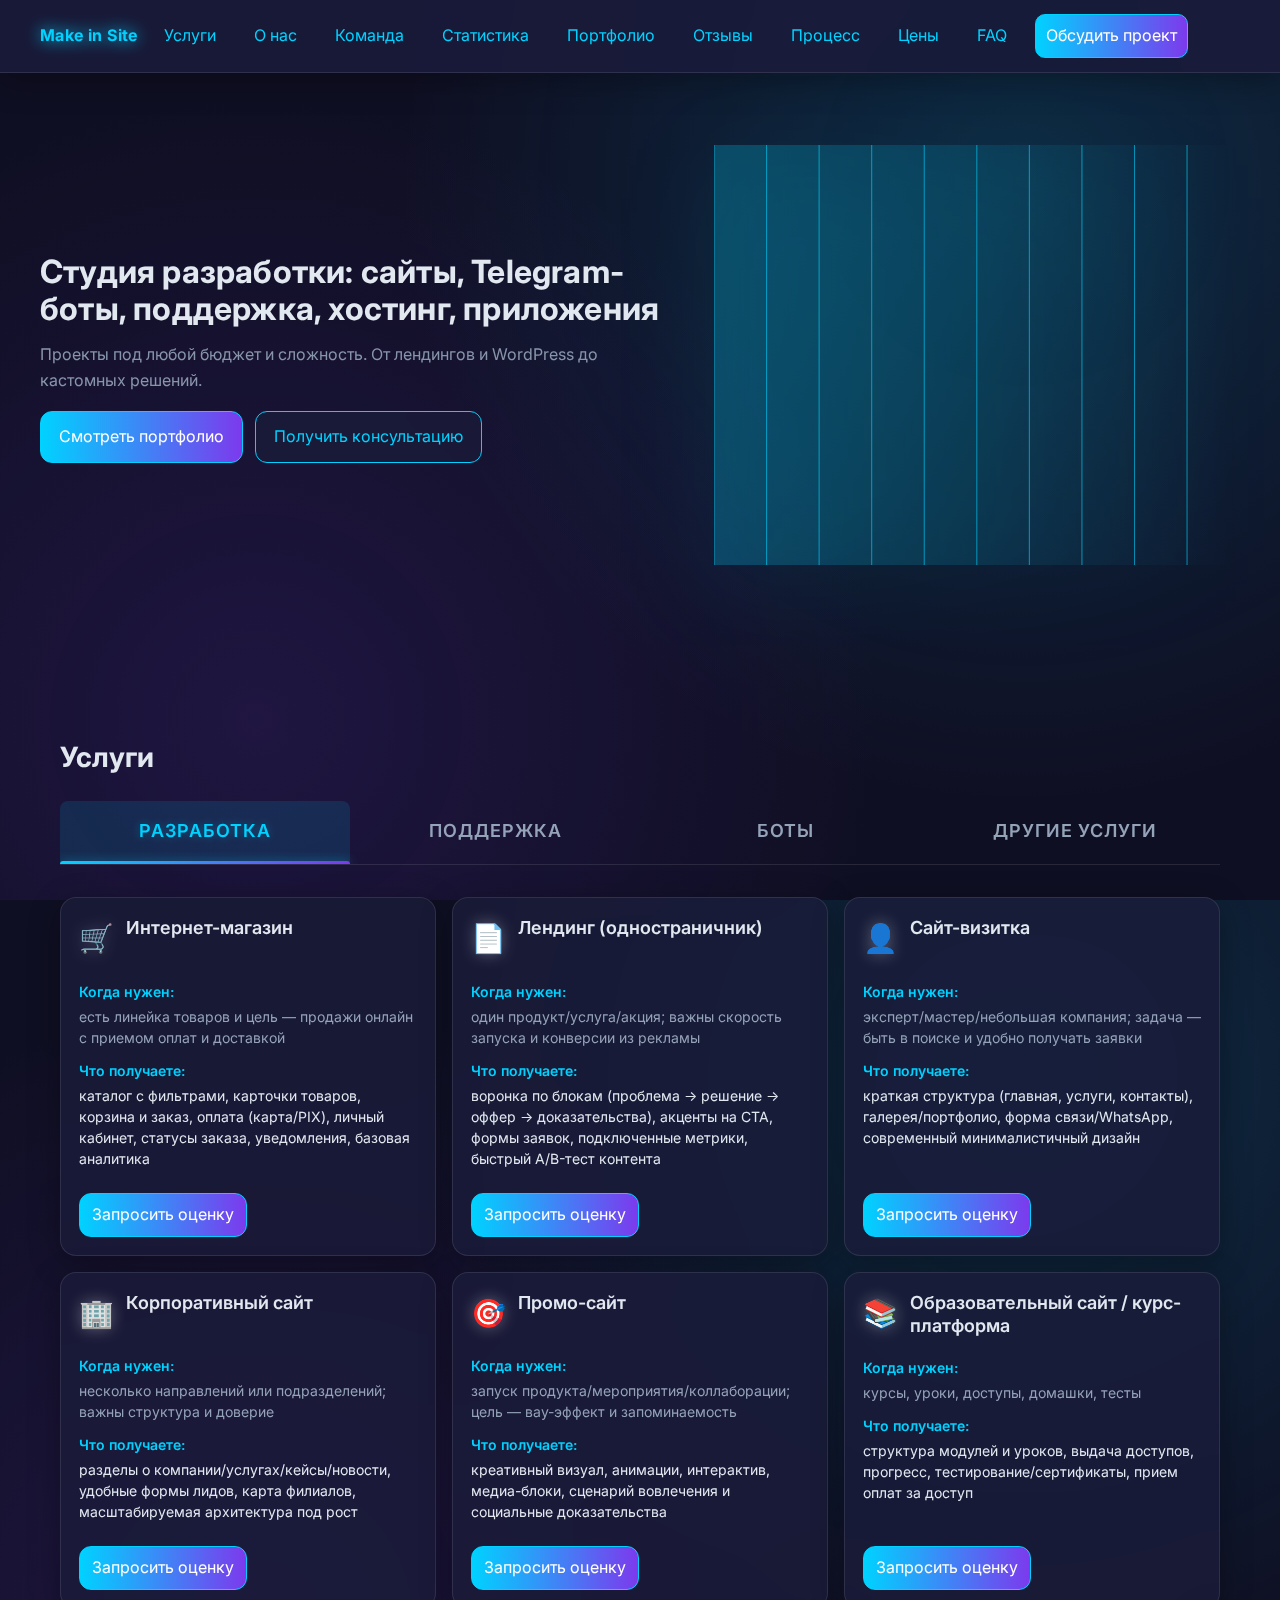
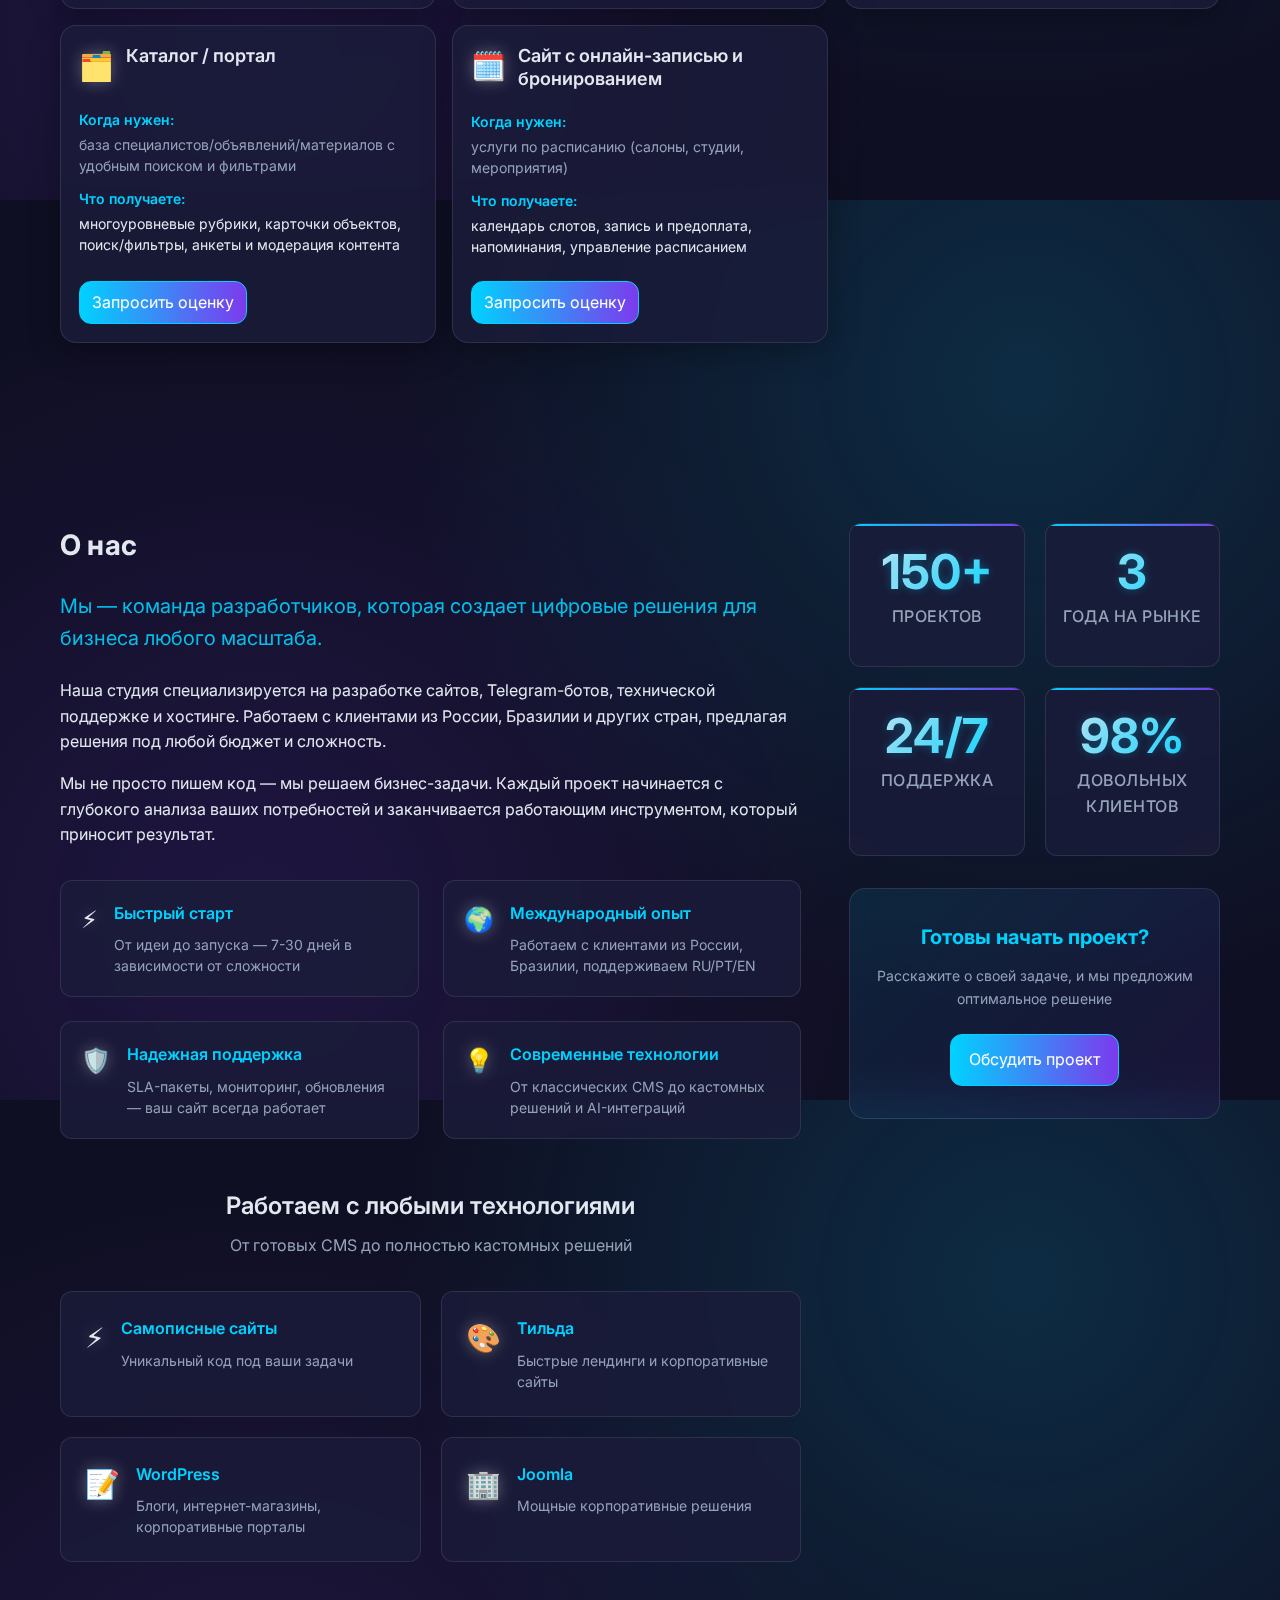
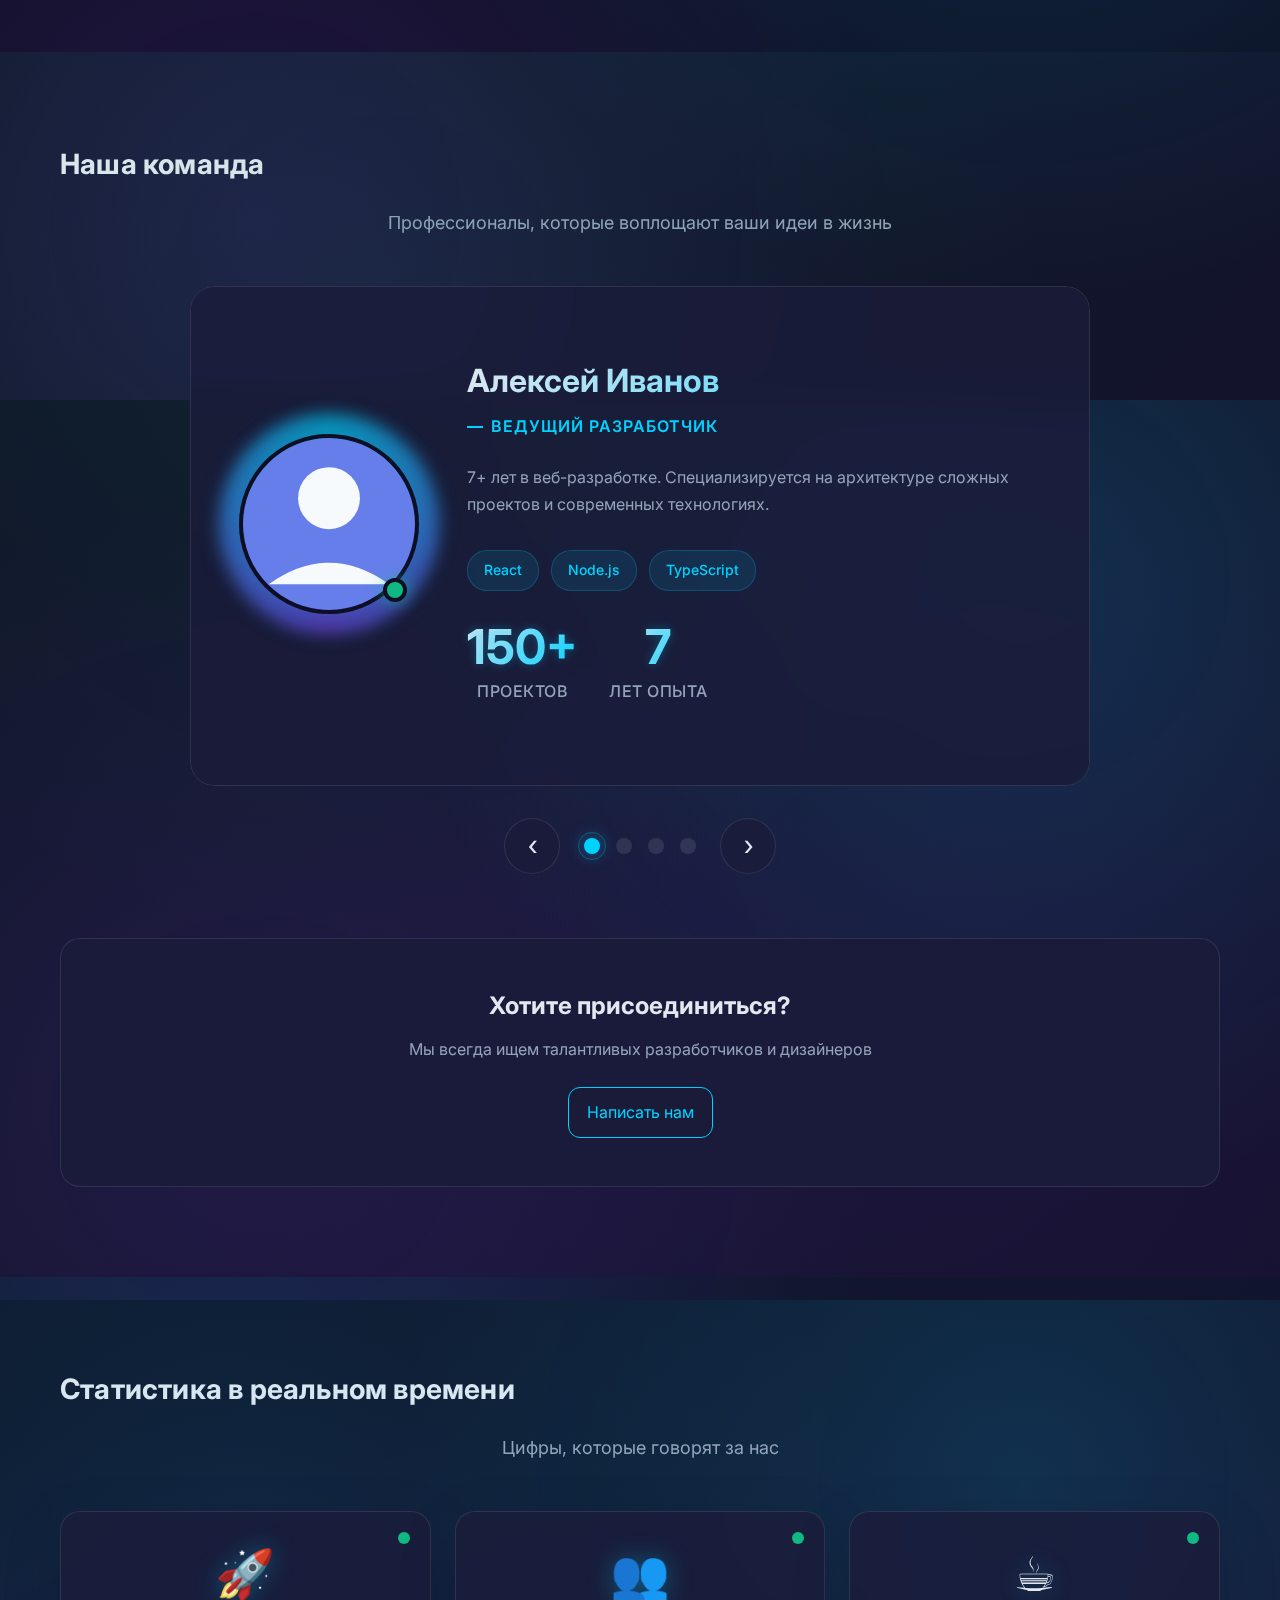
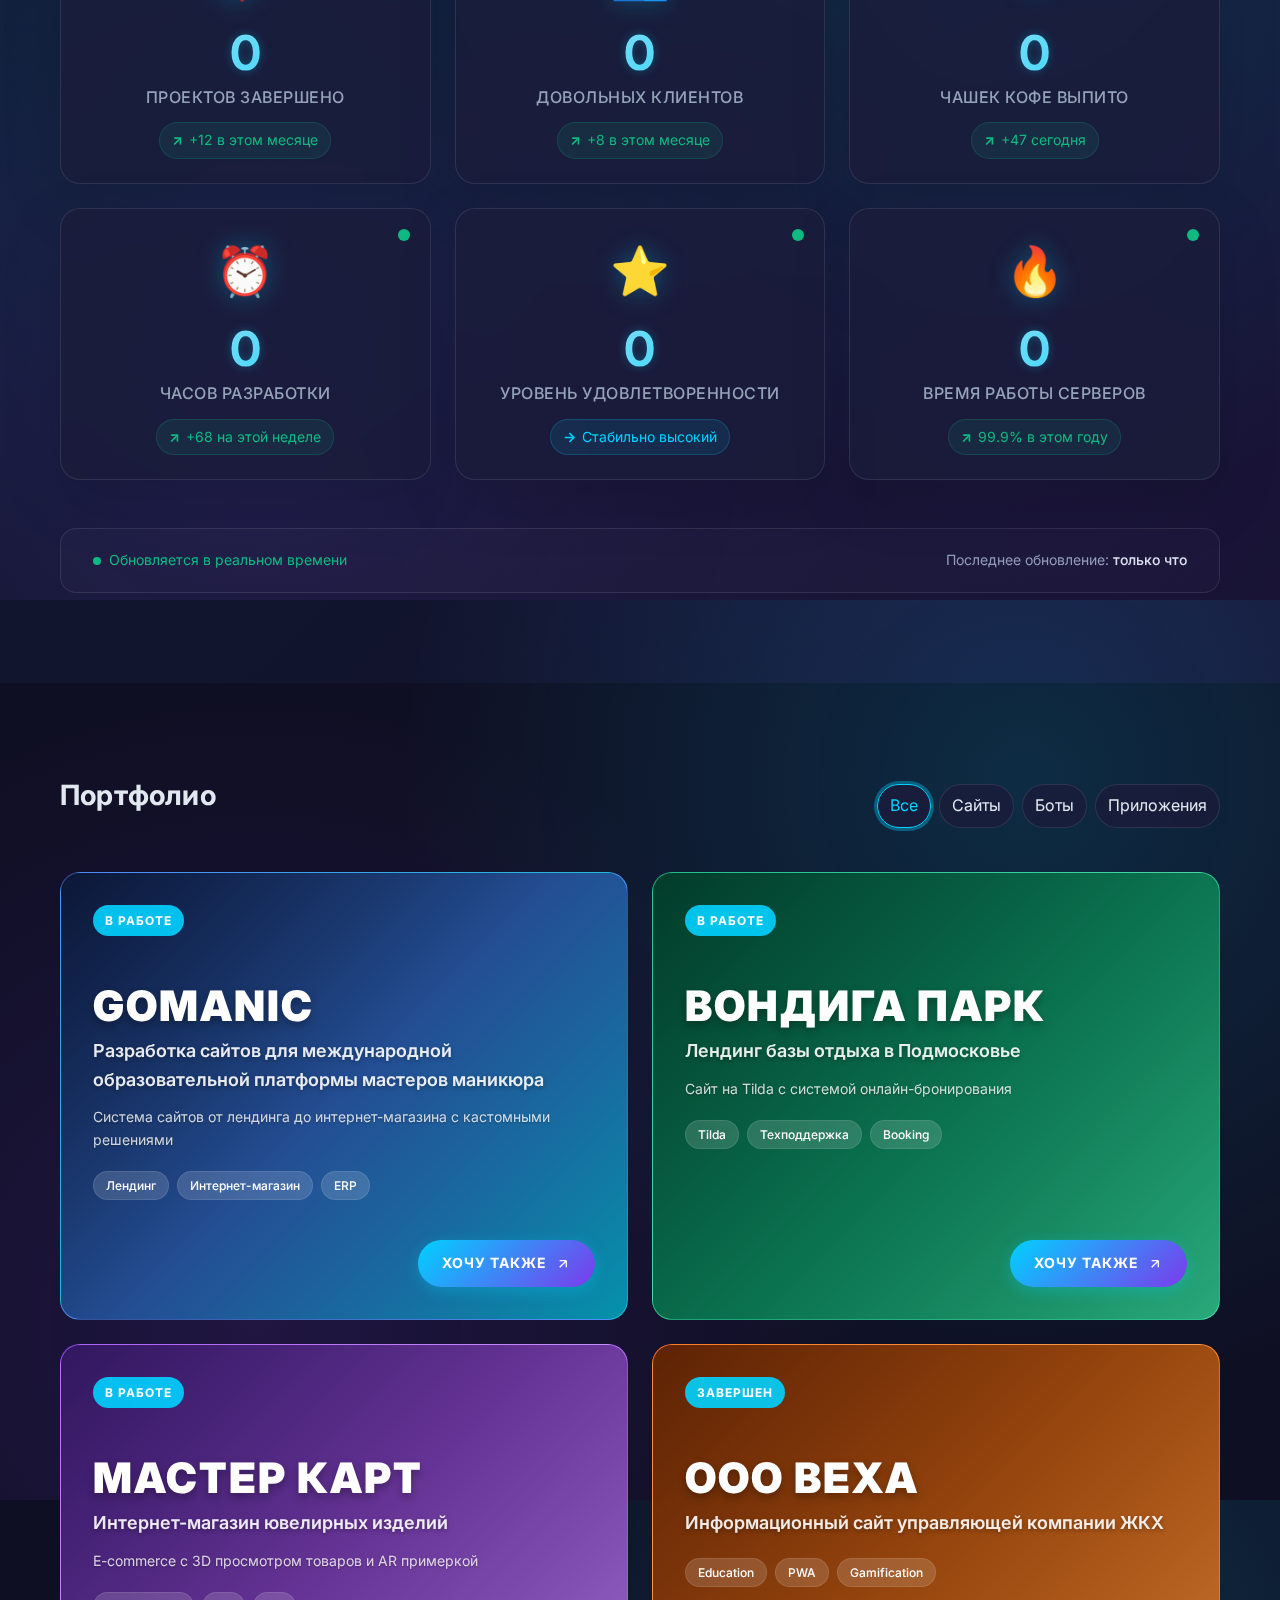
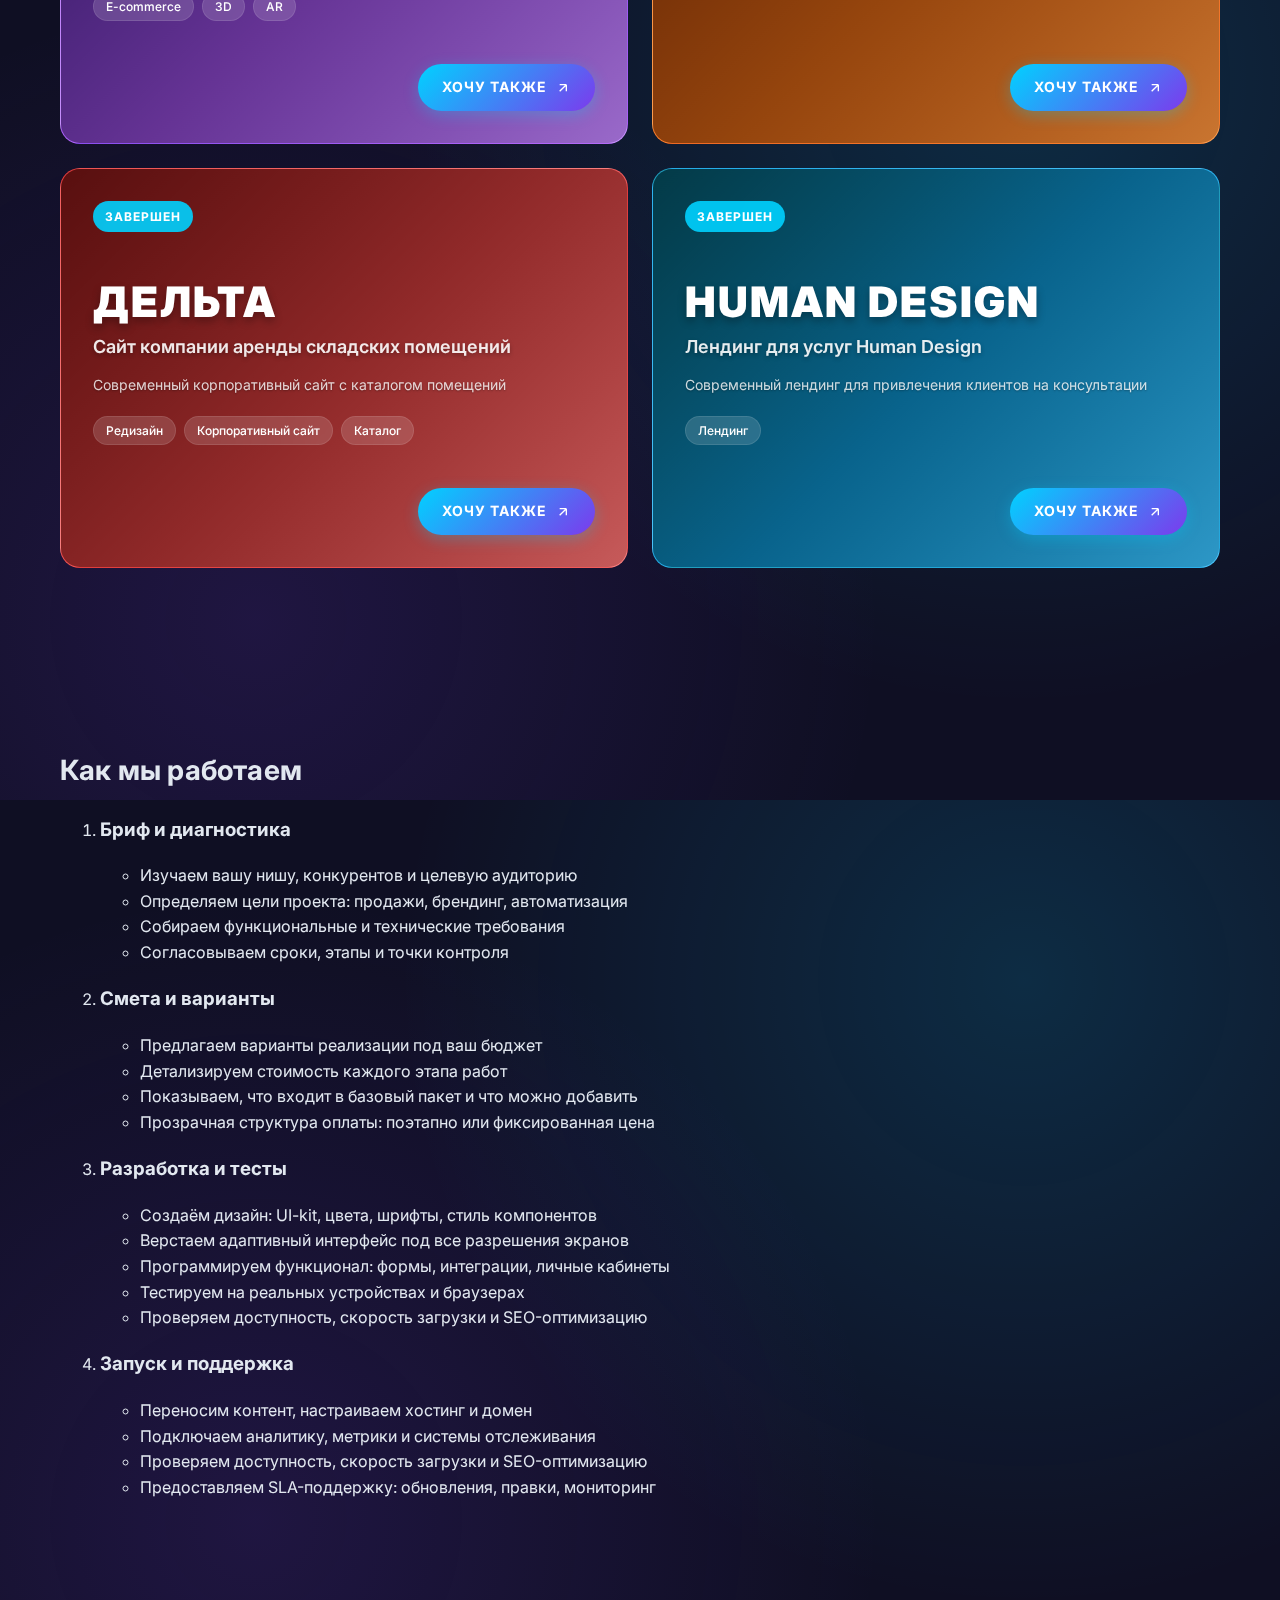
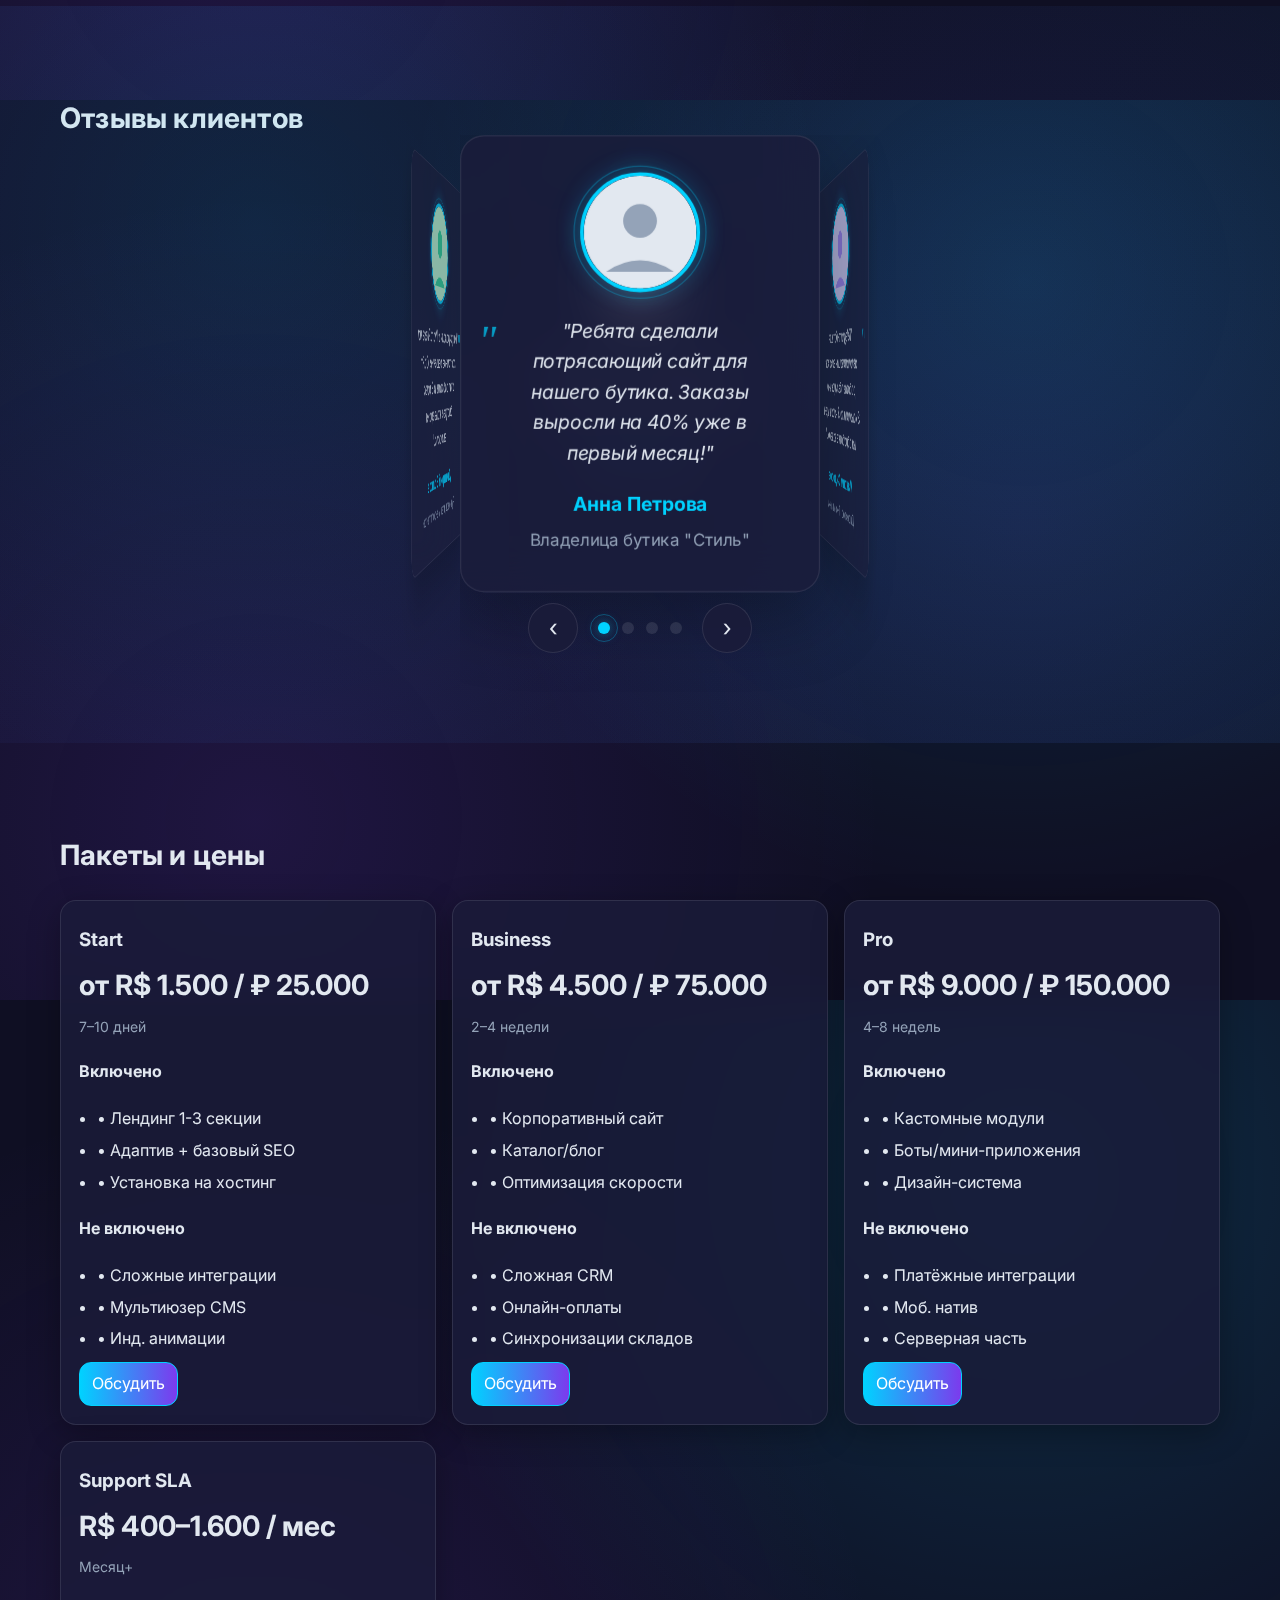
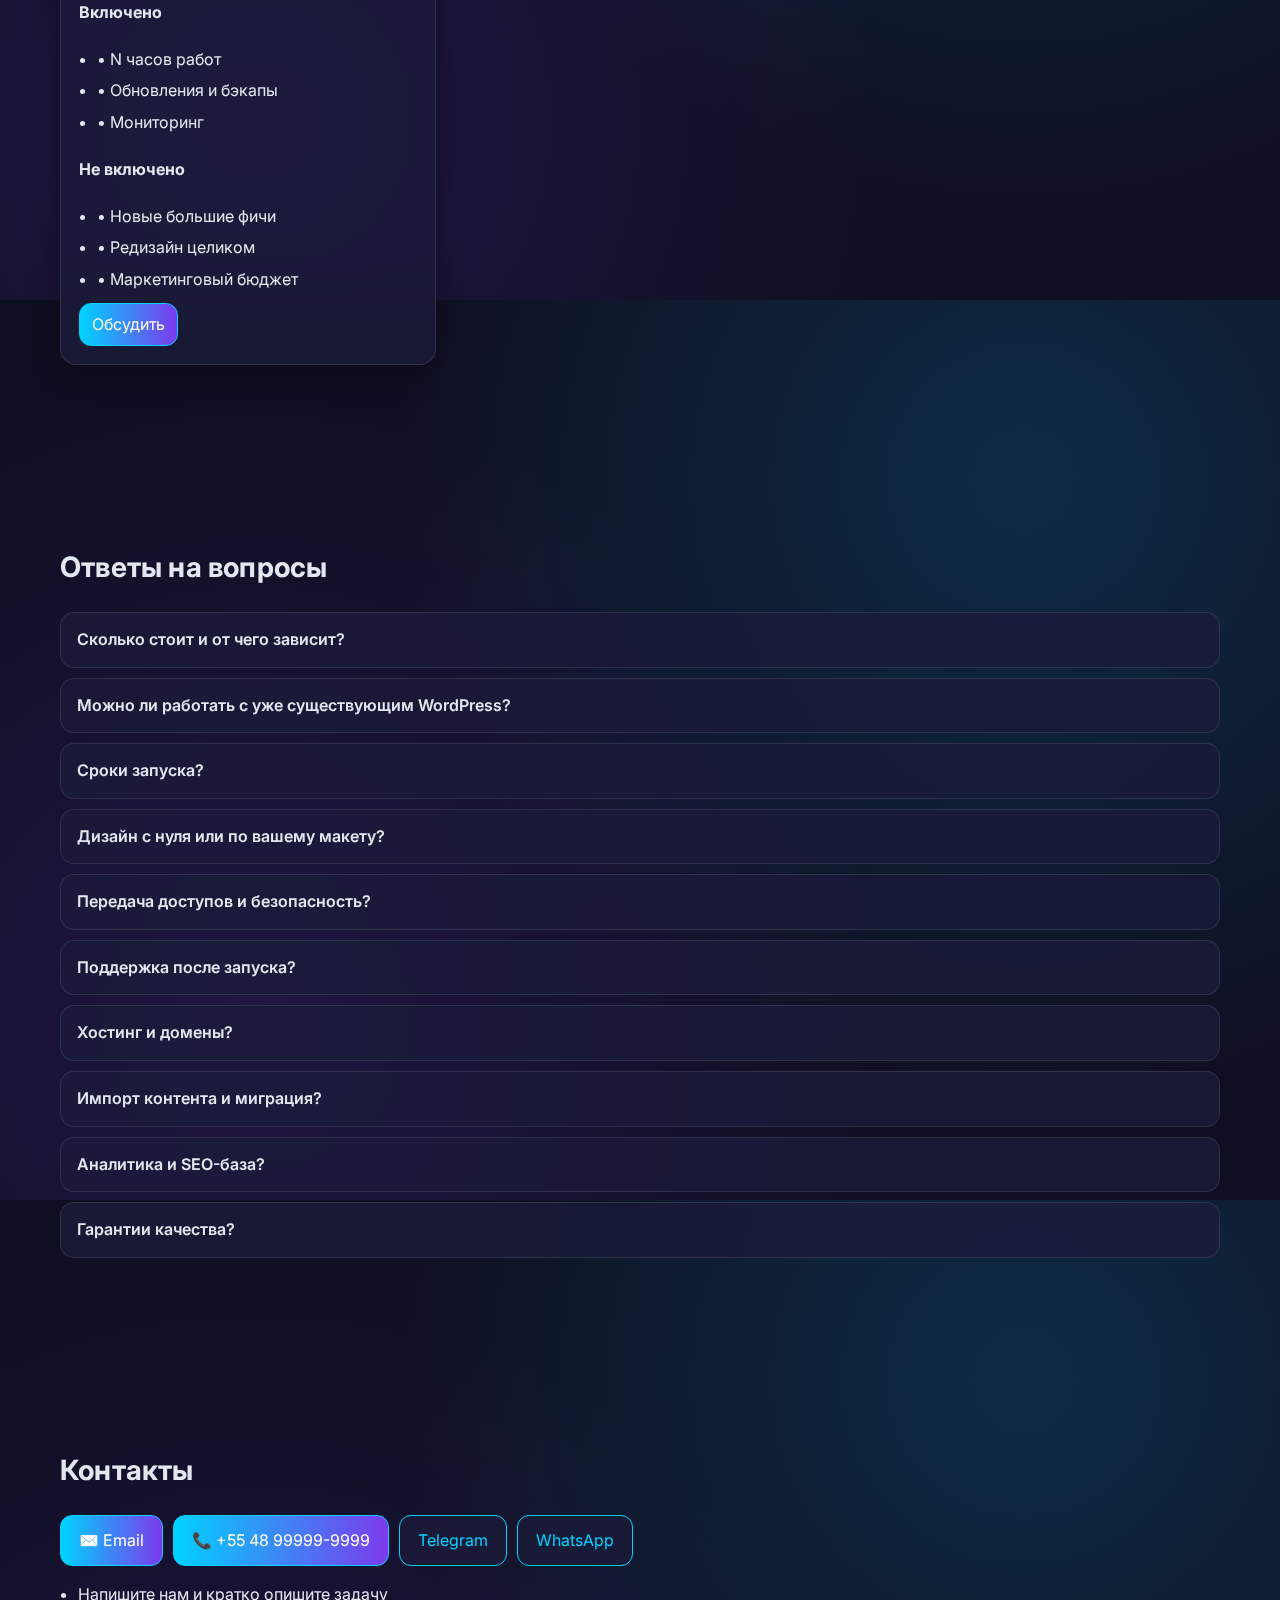
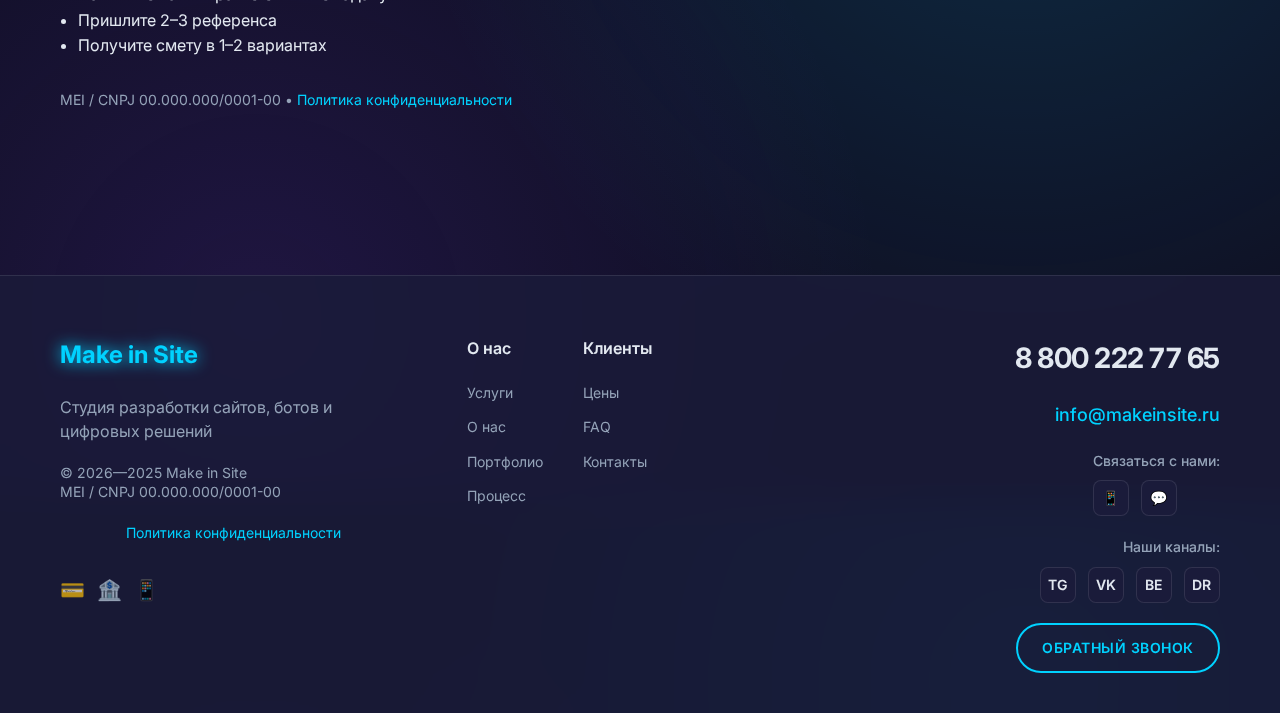
<file: index.html>
<!-- index.html -->
<!doctype html>
<html lang="ru">
<head>
  <meta charset="utf-8" />
  <meta name="viewport" content="width=device-width, initial-scale=1" />
  <title>Студия разработки — сайты, боты, поддержка | Make in Site</title>
  <meta name="description" content="Лендинги, WordPress, Telegram-боты, поддержка и хостинг. Проекты под любой бюджет и сложность. RU / PT-BR." />
  <link rel="preconnect" href="https://fonts.googleapis.com">
  <link rel="preconnect" href="https://fonts.gstatic.com" crossorigin>
  <link href="https://fonts.googleapis.com/css2?family=Inter:wght@400;600&display=swap" rel="stylesheet">
  <link rel="stylesheet" href="style.css" />
  <!-- Favicon (SVG data URI) -->
  <link rel="icon" href='data:image/svg+xml;utf8,<svg xmlns="http://www.w3.org/2000/svg" viewBox="0 0 64 64"><rect width="64" height="64" rx="12" fill="%230EA5E9"/><path d="M14 44 L26 20 L32 32 L38 20 L50 44" fill="none" stroke="white" stroke-width="5" stroke-linecap="round" stroke-linejoin="round"/></svg>'>
  <!-- Open Graph -->
  <meta property="og:title" content="Студия разработки — сайты, боты, поддержка" />
  <meta property="og:description" content="Сайты под ключ, Telegram-боты, поддержка и хостинг. RU/PT-BR." />
  <meta property="og:type" content="website" />
  <meta property="og:url" content="https://example.com" />
  <!-- Twitter -->
  <meta name="twitter:card" content="summary_large_image" />
  <!-- JSON-LD -->
  <script type="application/ld+json">
  {
    "@context": "https://schema.org",
    "@type": "ProfessionalService",
    "name": "Make in Site",
    "url": "https://example.com",
    "areaServed": ["BR", "RU", "PT"],
    "sameAs": ["https://t.me/makeinsite"]
  }
  </script>
</head>
<body>
  <a class="skip-link" href="#main">Пропустить к содержанию</a>

  <header class="site-header" id="top">
    <div class="container header-inner">
      <div class="logo">Make in Site</div>
      <nav class="nav" aria-label="Основное меню">
        <button class="nav-toggle" aria-expanded="false" aria-controls="navList" aria-label="Меню">☰</button>
        <ul id="navList">
          <li><a href="#services" data-i18n="nav.services">Услуги</a></li>
          <li><a href="#about" data-i18n="nav.about">О нас</a></li>
          <li><a href="#team" data-i18n="nav.team">Команда</a></li>
          <li><a href="#stats" data-i18n="nav.stats">Статистика</a></li>
          <li><a href="#portfolio" data-i18n="nav.portfolio">Портфолио</a></li>
          <li><a href="#reviews" data-i18n="nav.reviews">Отзывы</a></li>
          <li><a href="#process" data-i18n="nav.process">Процесс</a></li>
          <li><a href="#pricing" data-i18n="nav.pricing">Цены</a></li>
          <li><a href="#faq" data-i18n="nav.faq">FAQ</a></li>
          <li><a href="#contacts" class="btn btn--small" data-i18n="nav.cta">Обсудить проект</a></li>
        </ul>
      </nav>
      <div class="lang-switch" role="group" aria-label="Переключение языка" style="display: none;">
        <button data-lang="ru" class="lang is-active">RU</button>
        <button data-lang="pt" class="lang">PT-BR</button>
      </div>
    </div>
  </header>

  <main id="main">
    <!-- HERO -->
    <section class="hero" aria-labelledby="heroTitle">
      <div class="container hero-inner">
        <div class="hero-text">
          <h1 id="heroTitle" data-i18n="hero.title">
            Студия разработки: сайты, Telegram-боты, поддержка, хостинг, приложения
          </h1>
          <p class="lead" data-i18n="hero.subtitle">
            Проекты под любой бюджет и сложность. От лендингов и WordPress до кастомных решений.
          </p>
          <div class="hero-actions">
            <a href="#portfolio" class="btn" data-i18n="hero.primary">Смотреть портфолио</a>
            <a href="#contacts" class="btn btn--ghost" data-i18n="hero.secondary">Получить консультацию</a>
          </div>
        </div>
        <div class="hero-art" aria-hidden="true">
          <!-- Декоративная сетка -->
          <svg viewBox="0 0 300 240" class="grid">
            <defs>
              <linearGradient id="g" x1="0" x2="1">
                <stop offset="0" stop-color="currentColor" stop-opacity="0.25"/>
                <stop offset="1" stop-color="currentColor" stop-opacity="0"/>
              </linearGradient>
            </defs>
            <g stroke="currentColor" fill="none" stroke-width="0.6" opacity="0.6">
              <!-- Вертикальные -->
              <path d="M0 0V240" />
              <path d="M30 0V240" />
              <path d="M60 0V240" />
              <path d="M90 0V240" />
              <path d="M120 0V240" />
              <path d="M150 0V240" />
              <path d="M180 0V240" />
              <path d="M210 0V240" />
              <path d="M240 0V240" />
              <path d="M270 0V240" />
            </g>
            <rect x="0" y="0" width="300" height="240" fill="url(#g)"/>
          </svg>
        </div>
      </div>
    </section>

    <!-- УСЛУГИ -->
    <section id="services" class="section" aria-labelledby="servicesTitle">
      <div class="container">
        <h2 id="servicesTitle" class="section-title" data-i18n="services.title">Услуги</h2>
        
        <!-- Табы -->
        <div class="services-tabs" role="tablist" aria-label="Категории услуг">
          <button class="tab-button is-active" data-tab="websites" role="tab" aria-selected="true">РАЗРАБОТКА</button>
          <button class="tab-button" data-tab="support" role="tab" aria-selected="false">ПОДДЕРЖКА</button>
          <button class="tab-button" data-tab="bots" role="tab" aria-selected="false">БОТЫ</button>
          <button class="tab-button" data-tab="tech" role="tab" aria-selected="false">ДРУГИЕ УСЛУГИ</button>
        </div>
        
        <!-- Контент табов -->
        <div class="tab-content">
          <div class="tab-panel is-active" data-panel="websites" role="tabpanel">
            <div class="cards services-grid" id="websitesServices">
              <!-- Карточки сайтов генерируются из JS -->
            </div>
          </div>
          <div class="tab-panel" data-panel="support" role="tabpanel">
            <div class="cards services-grid" id="supportServices">
              <!-- Карточки поддержки генерируются из JS -->
            </div>
          </div>
          <div class="tab-panel" data-panel="bots" role="tabpanel">
            <div class="cards services-grid" id="botsServices">
              <!-- Карточки ботов генерируются из JS -->
            </div>
          </div>
          <div class="tab-panel" data-panel="tech" role="tabpanel">
            <div class="cards services-grid" id="techServices">
              <!-- Карточки технического сопровождения генерируются из JS -->
            </div>
          </div>
        </div>
      </div>
    </section>

    <!-- О НАС -->
    <section id="about" class="section" aria-labelledby="aboutTitle">
      <div class="container">
        <div class="about-content">
          <div class="about-text">
            <h2 id="aboutTitle" class="section-title" data-i18n="about.title">О нас</h2>
            <div class="about-description">
              <p class="lead" data-i18n="about.intro">
                Мы — команда разработчиков, которая создает цифровые решения для бизнеса любого масштаба.
              </p>
              <p data-i18n="about.main">
                Наша студия специализируется на разработке сайтов, Telegram-ботов, технической поддержке и хостинге. 
                Работаем с клиентами из России, Бразилии и других стран, предлагая решения под любой бюджет и сложность.
              </p>
              <p data-i18n="about.approach">
                Мы не просто пишем код — мы решаем бизнес-задачи. Каждый проект начинается с глубокого анализа 
                ваших потребностей и заканчивается работающим инструментом, который приносит результат.
              </p>
            </div>
            
            <div class="about-features">
              <div class="feature">
                <div class="feature-icon">⚡</div>
                <div class="feature-content">
                  <h4 data-i18n="about.features.speed.title">Быстрый старт</h4>
                  <p data-i18n="about.features.speed.text">От идеи до запуска — 7-30 дней в зависимости от сложности</p>
                </div>
              </div>
              <div class="feature">
                <div class="feature-icon">🌍</div>
                <div class="feature-content">
                  <h4 data-i18n="about.features.global.title">Международный опыт</h4>
                  <p data-i18n="about.features.global.text">Работаем с клиентами из России, Бразилии, поддерживаем RU/PT/EN</p>
                </div>
              </div>
              <div class="feature">
                <div class="feature-icon">🛡️</div>
                <div class="feature-content">
                  <h4 data-i18n="about.features.support.title">Надежная поддержка</h4>
                  <p data-i18n="about.features.support.text">SLA-пакеты, мониторинг, обновления — ваш сайт всегда работает</p>
                </div>
              </div>
              <div class="feature">
                <div class="feature-icon">💡</div>
                <div class="feature-content">
                  <h4 data-i18n="about.features.innovation.title">Современные технологии</h4>
                  <p data-i18n="about.features.innovation.text">От классических CMS до кастомных решений и AI-интеграций</p>
                </div>
              </div>
            </div>
            
            <div class="about-platforms">
              <h3 data-i18n="about.platforms.title">Работаем с любыми технологиями</h3>
              <p data-i18n="about.platforms.subtitle">От готовых CMS до полностью кастомных решений</p>
              <div class="platforms-grid">
                <div class="platform-item">
                  <div class="platform-icon">⚡</div>
                  <div class="platform-content">
                    <h4 data-i18n="about.platforms.custom.title">Самописные сайты</h4>
                    <p data-i18n="about.platforms.custom.text">Уникальный код под ваши задачи</p>
                  </div>
                </div>
                <div class="platform-item">
                  <div class="platform-icon">🎨</div>
                  <div class="platform-content">
                    <h4 data-i18n="about.platforms.tilda.title">Тильда</h4>
                    <p data-i18n="about.platforms.tilda.text">Быстрые лендинги и корпоративные сайты</p>
                  </div>
                </div>
                <div class="platform-item">
                  <div class="platform-icon">📝</div>
                  <div class="platform-content">
                    <h4 data-i18n="about.platforms.wordpress.title">WordPress</h4>
                    <p data-i18n="about.platforms.wordpress.text">Блоги, интернет-магазины, корпоративные порталы</p>
                  </div>
                </div>
                <div class="platform-item">
                  <div class="platform-icon">🏢</div>
                  <div class="platform-content">
                    <h4 data-i18n="about.platforms.joomla.title">Joomla</h4>
                    <p data-i18n="about.platforms.joomla.text">Мощные корпоративные решения</p>
                  </div>
                </div>
              </div>
            </div>
          </div>
          
          <div class="about-stats">
            <div class="stats-grid">
              <div class="stat-item">
                <div class="stat-number">150+</div>
                <div class="stat-label" data-i18n="about.stats.projects">Проектов</div>
              </div>
              <div class="stat-item">
                <div class="stat-number">3</div>
                <div class="stat-label" data-i18n="about.stats.years">Года на рынке</div>
              </div>
              <div class="stat-item">
                <div class="stat-number">24/7</div>
                <div class="stat-label" data-i18n="about.stats.support">Поддержка</div>
              </div>
              <div class="stat-item">
                <div class="stat-number">98%</div>
                <div class="stat-label" data-i18n="about.stats.satisfaction">Довольных клиентов</div>
              </div>
            </div>
            
            <div class="about-cta">
              <h3 data-i18n="about.cta.title">Готовы начать проект?</h3>
              <p data-i18n="about.cta.text">Расскажите о своей задаче, и мы предложим оптимальное решение</p>
              <a href="#contacts" class="btn" data-i18n="about.cta.button">Обсудить проект</a>
            </div>
          </div>
        </div>
      </div>
    </section>

    <!-- НАША КОМАНДА -->
    <section id="team" class="section team-section" aria-labelledby="teamTitle">
      <div class="container">
        <h2 id="teamTitle" class="section-title" data-i18n="team.title">Наша команда</h2>
        <p class="section-subtitle" data-i18n="team.subtitle">Профессионалы, которые воплощают ваши идеи в жизнь</p>
        
        <div class="team-slider-container">
          <div class="team-slider" id="teamSlider">
            <div class="team-slide active">
              <div class="team-slide-content">
                <div class="member-avatar-section">
                  <div class="member-avatar-wrapper">
                    <div class="avatar-glow"></div>
                    <div class="member-avatar">
                      <img src="data:image/svg+xml,%3Csvg xmlns='http://www.w3.org/2000/svg' viewBox='0 0 100 100'%3E%3Ccircle cx='50' cy='50' r='50' fill='%23667eea'/%3E%3Ccircle cx='50' cy='35' r='18' fill='%23f7fafc'/%3E%3Cpath d='M15 85 Q50 60 85 85' fill='%23f7fafc'/%3E%3C/svg%3E" alt="Алексей Иванов">
                    </div>
                    <div class="member-status online"></div>
                  </div>
                  <div class="member-particles"></div>
                </div>
                
                <div class="member-info-section">
                  <div class="member-header">
                    <h3 class="member-name">Алексей Иванов</h3>
                    <div class="member-role" data-i18n="team.roles.lead">Ведущий разработчик</div>
                  </div>
                  
                  <p class="member-description" data-i18n="team.descriptions.lead">
                    7+ лет в веб-разработке. Специализируется на архитектуре сложных проектов и современных технологиях.
                  </p>
                  
                  <div class="member-skills">
                    <span class="skill-tag">React</span>
                    <span class="skill-tag">Node.js</span>
                    <span class="skill-tag">TypeScript</span>
                  </div>
                  
                  <div class="member-stats">
                    <div class="stat">
                      <div class="stat-number">150+</div>
                      <div class="stat-label">Проектов</div>
                    </div>
                    <div class="stat">
                      <div class="stat-number">7</div>
                      <div class="stat-label">Лет опыта</div>
                    </div>
                  </div>
                </div>
              </div>
            </div>

            <div class="team-slide">
              <div class="team-slide-content">
                <div class="member-avatar-section">
                  <div class="member-avatar-wrapper">
                    <div class="avatar-glow"></div>
                    <div class="member-avatar">
                      <img src="data:image/svg+xml,%3Csvg xmlns='http://www.w3.org/2000/svg' viewBox='0 0 100 100'%3E%3Ccircle cx='50' cy='50' r='50' fill='%23f093fb'/%3E%3Ccircle cx='50' cy='35' r='18' fill='%23f7fafc'/%3E%3Cpath d='M15 85 Q50 60 85 85' fill='%23f7fafc'/%3E%3C/svg%3E" alt="Мария Петрова">
                    </div>
                    <div class="member-status online"></div>
                  </div>
                  <div class="member-particles"></div>
                </div>
                
                <div class="member-info-section">
                  <div class="member-header">
                    <h3 class="member-name">Мария Петрова</h3>
                    <div class="member-role" data-i18n="team.roles.designer">UI/UX Дизайнер</div>
                  </div>
                  
                  <p class="member-description" data-i18n="team.descriptions.designer">
                    Создает интуитивные и красивые интерфейсы. Опыт работы с крупными e-commerce проектами.
                  </p>
                  
                  <div class="member-skills">
                    <span class="skill-tag">Figma</span>
                    <span class="skill-tag">Adobe XD</span>
                    <span class="skill-tag">Prototyping</span>
                  </div>
                  
                  <div class="member-stats">
                    <div class="stat">
                      <div class="stat-number">80+</div>
                      <div class="stat-label">Дизайнов</div>
                    </div>
                    <div class="stat">
                      <div class="stat-number">5</div>
                      <div class="stat-label">Лет опыта</div>
                    </div>
                  </div>
                </div>
              </div>
            </div>

            <div class="team-slide">
              <div class="team-slide-content">
                <div class="member-avatar-section">
                  <div class="member-avatar-wrapper">
                    <div class="avatar-glow"></div>
                    <div class="member-avatar">
                      <img src="data:image/svg+xml,%3Csvg xmlns='http://www.w3.org/2000/svg' viewBox='0 0 100 100'%3E%3Ccircle cx='50' cy='50' r='50' fill='%2348bb78'/%3E%3Ccircle cx='50' cy='35' r='18' fill='%23f7fafc'/%3E%3Cpath d='M15 85 Q50 60 85 85' fill='%23f7fafc'/%3E%3C/svg%3E" alt="Дмитрий Сидоров">
                    </div>
                    <div class="member-status busy"></div>
                  </div>
                  <div class="member-particles"></div>
                </div>
                
                <div class="member-info-section">
                  <div class="member-header">
                    <h3 class="member-name">Дмитрий Сидоров</h3>
                    <div class="member-role" data-i18n="team.roles.backend">Backend разработчик</div>
                  </div>
                  
                  <p class="member-description" data-i18n="team.descriptions.backend">
                    Эксперт по серверным технологиям и базам данных. Обеспечивает надежность и безопасность проектов.
                  </p>
                  
                  <div class="member-skills">
                    <span class="skill-tag">Python</span>
                    <span class="skill-tag">PostgreSQL</span>
                    <span class="skill-tag">Docker</span>
                  </div>
                  
                  <div class="member-stats">
                    <div class="stat">
                      <div class="stat-number">200+</div>
                      <div class="stat-label">API</div>
                    </div>
                    <div class="stat">
                      <div class="stat-number">6</div>
                      <div class="stat-label">Лет опыта</div>
                    </div>
                  </div>
                </div>
              </div>
            </div>

            <div class="team-slide">
              <div class="team-slide-content">
                <div class="member-avatar-section">
                  <div class="member-avatar-wrapper">
                    <div class="avatar-glow"></div>
                    <div class="member-avatar">
                      <img src="data:image/svg+xml,%3Csvg xmlns='http://www.w3.org/2000/svg' viewBox='0 0 100 100'%3E%3Ccircle cx='50' cy='50' r='50' fill='%23ff6b6b'/%3E%3Ccircle cx='50' cy='35' r='18' fill='%23f7fafc'/%3E%3Cpath d='M15 85 Q50 60 85 85' fill='%23f7fafc'/%3E%3C/svg%3E" alt="Елена Кузнецова">
                    </div>
                    <div class="member-status online"></div>
                  </div>
                  <div class="member-particles"></div>
                </div>
                
                <div class="member-info-section">
                  <div class="member-header">
                    <h3 class="member-name">Елена Кузнецова</h3>
                    <div class="member-role" data-i18n="team.roles.manager">Проект-менеджер</div>
                  </div>
                  
                  <p class="member-description" data-i18n="team.descriptions.manager">
                    Координирует работу команды и общение с клиентами. Следит за соблюдением сроков и качества.
                  </p>
                  
                  <div class="member-skills">
                    <span class="skill-tag">Agile</span>
                    <span class="skill-tag">Jira</span>
                    <span class="skill-tag">Slack</span>
                  </div>
                  
                  <div class="member-stats">
                    <div class="stat">
                      <div class="stat-number">100+</div>
                      <div class="stat-label">Проектов</div>
                    </div>
                    <div class="stat">
                      <div class="stat-number">4</div>
                      <div class="stat-label">Года опыта</div>
                    </div>
                  </div>
                </div>
              </div>
            </div>
          </div>
          
          <div class="team-navigation">
            <button class="team-nav-btn prev-team" aria-label="Предыдущий участник">‹</button>
            <div class="team-indicators">
              <button class="team-indicator active" data-slide="0"></button>
              <button class="team-indicator" data-slide="1"></button>
              <button class="team-indicator" data-slide="2"></button>
              <button class="team-indicator" data-slide="3"></button>
            </div>
            <button class="team-nav-btn next-team" aria-label="Следующий участник">›</button>
          </div>
        </div>
        
        <div class="team-cta">
          <h3 data-i18n="team.cta.title">Хотите присоединиться?</h3>
          <p data-i18n="team.cta.text">Мы всегда ищем талантливых разработчиков и дизайнеров</p>
          <a href="#contacts" class="btn btn--ghost" data-i18n="team.cta.button">Написать нам</a>
        </div>
      </div>
    </section>

    <!-- СТАТИСТИКА В РЕАЛЬНОМ ВРЕМЕНИ -->
    <section id="stats" class="section stats-section" aria-labelledby="statsTitle">
      <div class="container">
        <h2 id="statsTitle" class="section-title" data-i18n="stats.title">Статистика в реальном времени</h2>
        <p class="section-subtitle" data-i18n="stats.subtitle">Цифры, которые говорят за нас</p>
        
        <div class="live-stats-container">
          <div class="stat-card projects">
            <div class="stat-icon">🚀</div>
            <div class="stat-content">
              <div class="stat-number" data-target="247" data-suffix="">0</div>
              <div class="stat-label" data-i18n="stats.projects">Проектов завершено</div>
              <div class="stat-trend positive">
                <span class="trend-icon">↗</span>
                <span class="trend-text">+12 в этом месяце</span>
              </div>
            </div>
            <div class="stat-pulse"></div>
          </div>

          <div class="stat-card clients">
            <div class="stat-icon">👥</div>
            <div class="stat-content">
              <div class="stat-number" data-target="156" data-suffix="">0</div>
              <div class="stat-label" data-i18n="stats.clients">Довольных клиентов</div>
              <div class="stat-trend positive">
                <span class="trend-icon">↗</span>
                <span class="trend-text">+8 в этом месяце</span>
              </div>
            </div>
            <div class="stat-pulse"></div>
          </div>

          <div class="stat-card coffee">
            <div class="stat-icon">☕</div>
            <div class="stat-content">
              <div class="stat-number" data-target="3284" data-suffix="">0</div>
              <div class="stat-label" data-i18n="stats.coffee">Чашек кофе выпито</div>
              <div class="stat-trend positive">
                <span class="trend-icon">↗</span>
                <span class="trend-text">+47 сегодня</span>
              </div>
            </div>
            <div class="stat-pulse"></div>
          </div>

          <div class="stat-card hours">
            <div class="stat-icon">⏰</div>
            <div class="stat-content">
              <div class="stat-number" data-target="12450" data-suffix="">0</div>
              <div class="stat-label" data-i18n="stats.hours">Часов разработки</div>
              <div class="stat-trend positive">
                <span class="trend-icon">↗</span>
                <span class="trend-text">+68 на этой неделе</span>
              </div>
            </div>
            <div class="stat-pulse"></div>
          </div>

          <div class="stat-card satisfaction">
            <div class="stat-icon">⭐</div>
            <div class="stat-content">
              <div class="stat-number" data-target="98" data-suffix="%">0</div>
              <div class="stat-label" data-i18n="stats.satisfaction">Уровень удовлетворенности</div>
              <div class="stat-trend stable">
                <span class="trend-icon">→</span>
                <span class="trend-text">Стабильно высокий</span>
              </div>
            </div>
            <div class="stat-pulse"></div>
          </div>

          <div class="stat-card uptime">
            <div class="stat-icon">🔥</div>
            <div class="stat-content">
              <div class="stat-number" data-target="99.9" data-suffix="%">0</div>
              <div class="stat-label" data-i18n="stats.uptime">Время работы серверов</div>
              <div class="stat-trend positive">
                <span class="trend-icon">↗</span>
                <span class="trend-text">99.9% в этом году</span>
              </div>
            </div>
            <div class="stat-pulse"></div>
          </div>
        </div>

        <div class="stats-footer">
          <div class="update-indicator">
            <div class="pulse-dot"></div>
            <span data-i18n="stats.live">Обновляется в реальном времени</span>
          </div>
          <div class="last-update">
            <span data-i18n="stats.updated">Последнее обновление:</span>
            <span id="lastUpdateTime">только что</span>
          </div>
        </div>
      </div>
    </section>

    <!-- ПОРТФОЛИО -->
    <section id="portfolio" class="section" aria-labelledby="portfolioTitle">
      <div class="container">
        <div class="section-head">
          <h2 id="portfolioTitle" class="section-title" data-i18n="portfolio.title">Портфолио</h2>
          <div class="chips" role="tablist" aria-label="Фильтр портфолио">
            <button class="chip is-active" data-filter="all" role="tab" aria-selected="true" data-i18n="portfolio.filters.all">Все</button>
            <button class="chip" data-filter="website" role="tab" aria-selected="false" data-i18n="portfolio.filters.websites">Сайты</button>
            <button class="chip" data-filter="bot" role="tab" aria-selected="false" data-i18n="portfolio.filters.bots">Боты</button>
            <button class="chip" data-filter="app" role="tab" aria-selected="false" data-i18n="portfolio.filters.apps">Приложения</button>
          </div>
        </div>
        <div class="portfolio-showcase" id="portfolioGrid" aria-live="polite">
          <!-- Проекты рендерятся из JS -->
        </div>
      </div>
    </section>

    <!-- ПРОЦЕСС -->
    <section id="process" class="section" aria-labelledby="processTitle">
      <div class="container">
        <h2 id="processTitle" class="section-title" data-i18n="process.title">Как мы работаем</h2>
        <ol class="process-grid">
          <!-- Шаги из JS -->
        </ol>
      </div>
    </section>

    <!-- ОТЗЫВЫ -->
    <section id="reviews" class="section reviews-section" aria-labelledby="reviewsTitle">
      <div class="container">
        <h2 id="reviewsTitle" class="section-title" data-i18n="reviews.title">Отзывы клиентов</h2>
        <div class="reviews-slider-container">
          <div class="reviews-circular-slider" id="reviewsSlider">
            <div class="review-slide active">
              <div class="review-avatar-wrapper">
                <div class="futuristic-frame">
                  <svg class="frame-decoration" viewBox="0 0 120 120">
                    <circle cx="60" cy="60" r="55" fill="none" stroke="currentColor" stroke-width="1" opacity="0.3"/>
                    <circle cx="60" cy="60" r="45" fill="none" stroke="currentColor" stroke-width="0.5" opacity="0.5"/>
                    <path d="M15 60 L25 50 L25 70 Z" fill="currentColor" opacity="0.6"/>
                    <path d="M105 60 L95 50 L95 70 Z" fill="currentColor" opacity="0.6"/>
                    <circle cx="60" cy="15" r="3" fill="currentColor" opacity="0.8"/>
                    <circle cx="60" cy="105" r="3" fill="currentColor" opacity="0.8"/>
                  </svg>
                </div>
                <div class="review-avatar">
                  <img src="data:image/svg+xml,%3Csvg xmlns='http://www.w3.org/2000/svg' viewBox='0 0 100 100'%3E%3Ccircle cx='50' cy='50' r='50' fill='%23e2e8f0'/%3E%3Ccircle cx='50' cy='40' r='15' fill='%2394a3b8'/%3E%3Cpath d='M20 85 Q50 65 80 85' fill='%2394a3b8'/%3E%3C/svg%3E" alt="Анна Петрова">
                </div>
              </div>
              <div class="review-content">
                <blockquote class="review-text">
                  "Ребята сделали потрясающий сайт для нашего бутика. Заказы выросли на 40% уже в первый месяц!"
                </blockquote>
                <cite class="review-author">
                  <strong>Анна Петрова</strong>
                  <span>Владелица бутика "Стиль"</span>
                </cite>
              </div>
            </div>
            
            <div class="review-slide">
              <div class="review-avatar-wrapper">
                <div class="futuristic-frame">
                  <svg class="frame-decoration" viewBox="0 0 120 120">
                    <circle cx="60" cy="60" r="55" fill="none" stroke="currentColor" stroke-width="1" opacity="0.3"/>
                    <circle cx="60" cy="60" r="45" fill="none" stroke="currentColor" stroke-width="0.5" opacity="0.5"/>
                    <path d="M15 60 L25 50 L25 70 Z" fill="currentColor" opacity="0.6"/>
                    <path d="M105 60 L95 50 L95 70 Z" fill="currentColor" opacity="0.6"/>
                    <circle cx="60" cy="15" r="3" fill="currentColor" opacity="0.8"/>
                    <circle cx="60" cy="105" r="3" fill="currentColor" opacity="0.8"/>
                  </svg>
                </div>
                <div class="review-avatar">
                  <img src="data:image/svg+xml,%3Csvg xmlns='http://www.w3.org/2000/svg' viewBox='0 0 100 100'%3E%3Ccircle cx='50' cy='50' r='50' fill='%23ddd6fe'/%3E%3Ccircle cx='50' cy='40' r='15' fill='%23a78bfa'/%3E%3Cpath d='M20 85 Q50 65 80 85' fill='%23a78bfa'/%3E%3C/svg%3E" alt="Максим Сидоров">
                </div>
              </div>
              <div class="review-content">
                <blockquote class="review-text">
                  "Telegram-бот для автоматизации заказов работает безупречно. Экономим по 3 часа в день на обработке заявок."
                </blockquote>
                <cite class="review-author">
                  <strong>Максим Сидоров</strong>
                  <span>Директор IT-компании</span>
                </cite>
              </div>
            </div>
            
            <div class="review-slide">
              <div class="review-avatar-wrapper">
                <div class="futuristic-frame">
                  <svg class="frame-decoration" viewBox="0 0 120 120">
                    <circle cx="60" cy="60" r="55" fill="none" stroke="currentColor" stroke-width="1" opacity="0.3"/>
                    <circle cx="60" cy="60" r="45" fill="none" stroke="currentColor" stroke-width="0.5" opacity="0.5"/>
                    <path d="M15 60 L25 50 L25 70 Z" fill="currentColor" opacity="0.6"/>
                    <path d="M105 60 L95 50 L95 70 Z" fill="currentColor" opacity="0.6"/>
                    <circle cx="60" cy="15" r="3" fill="currentColor" opacity="0.8"/>
                    <circle cx="60" cy="105" r="3" fill="currentColor" opacity="0.8"/>
                  </svg>
                </div>
                <div class="review-avatar">
                  <img src="data:image/svg+xml,%3Csvg xmlns='http://www.w3.org/2000/svg' viewBox='0 0 100 100'%3E%3Ccircle cx='50' cy='50' r='50' fill='%23fecaca'/%3E%3Ccircle cx='50' cy='40' r='15' fill='%23f87171'/%3E%3Cpath d='M20 85 Q50 65 80 85' fill='%23f87171'/%3E%3C/svg%3E" alt="Елена Иванова">
                </div>
              </div>
              <div class="review-content">
                <blockquote class="review-text">
                  "Быстро, качественно, в рамках бюджета. Поддержка работает 24/7 - это очень важно для нашего бизнеса."
                </blockquote>
                <cite class="review-author">
                  <strong>Елена Иванова</strong>
                  <span>Основатель стартапа</span>
                </cite>
              </div>
            </div>
            
            <div class="review-slide">
              <div class="review-avatar-wrapper">
                <div class="futuristic-frame">
                  <svg class="frame-decoration" viewBox="0 0 120 120">
                    <circle cx="60" cy="60" r="55" fill="none" stroke="currentColor" stroke-width="1" opacity="0.3"/>
                    <circle cx="60" cy="60" r="45" fill="none" stroke="currentColor" stroke-width="0.5" opacity="0.5"/>
                    <path d="M15 60 L25 50 L25 70 Z" fill="currentColor" opacity="0.6"/>
                    <path d="M105 60 L95 50 L95 70 Z" fill="currentColor" opacity="0.6"/>
                    <circle cx="60" cy="15" r="3" fill="currentColor" opacity="0.8"/>
                    <circle cx="60" cy="105" r="3" fill="currentColor" opacity="0.8"/>
                  </svg>
                </div>
                <div class="review-avatar">
                  <img src="data:image/svg+xml,%3Csvg xmlns='http://www.w3.org/2000/svg' viewBox='0 0 100 100'%3E%3Ccircle cx='50' cy='50' r='50' fill='%23bbf7d0'/%3E%3Ccircle cx='50' cy='40' r='15' fill='%2334d399'/%3E%3Cpath d='M20 85 Q50 65 80 85' fill='%2334d399'/%3E%3C/svg%3E" alt="Дмитрий Волков">
                </div>
              </div>
              <div class="review-content">
                <blockquote class="review-text">
                  "Мигрировали с WordPress на кастомное решение. Сайт стал работать в 3 раза быстрее, конверсия выросла."
                </blockquote>
                <cite class="review-author">
                  <strong>Дмитрий Волков</strong>
                  <span>Руководитель e-commerce</span>
                </cite>
              </div>
            </div>
          </div>
          
          <div class="reviews-controls">
            <button class="review-nav-btn prev-btn" aria-label="Предыдущий отзыв">‹</button>
            <div class="reviews-dots">
              <button class="review-dot active" data-slide="0"></button>
              <button class="review-dot" data-slide="1"></button>
              <button class="review-dot" data-slide="2"></button>
              <button class="review-dot" data-slide="3"></button>
            </div>
            <button class="review-nav-btn next-btn" aria-label="Следующий отзыв">›</button>
          </div>
        </div>
      </div>
    </section>

    <!-- ЦЕНЫ -->
    <section id="pricing" class="section" aria-labelledby="pricingTitle">
      <div class="container">
        <h2 id="pricingTitle" class="section-title" data-i18n="pricing.title">Пакеты и цены</h2>
        <div class="cards pricing-grid">
          <!-- Пакеты из JS -->
        </div>
      </div>
    </section>

    <!-- FAQ -->
    <section id="faq" class="section" aria-labelledby="faqTitle">
      <div class="container">
        <h2 id="faqTitle" class="section-title" data-i18n="faq.title">Ответы на вопросы</h2>
        <div class="accordion" id="faqList">
          <!-- FAQ из JS -->
        </div>
      </div>
    </section>

    <!-- КОНТАКТЫ -->
    <section id="contacts" class="section" aria-labelledby="contactsTitle">
      <div class="container">
        <h2 id="contactsTitle" class="section-title" data-i18n="contacts.title">Контакты</h2>
        <div class="contacts">
          <div class="contact-actions">
            <a class="btn" href="mailto:hello@site.dev">✉️ Email</a>
            <a class="btn" href="tel:+5548999999999">📞 +55 48 99999-9999</a>
            <a class="btn btn--ghost" href="https://t.me/makeinsite" target="_blank" rel="noopener">Telegram</a>
            <a class="btn btn--ghost" href="https://wa.me/5548999999999" target="_blank" rel="noopener">WhatsApp</a>
          </div>
          <ul class="start-steps">
            <li data-i18n="contacts.steps.1">Напишите нам и кратко опишите задачу</li>
            <li data-i18n="contacts.steps.2">Пришлите 2–3 референса</li>
            <li data-i18n="contacts.steps.3">Получите смету в 1–2 вариантах</li>
          </ul>
          <p class="legal">MEI / CNPJ 00.000.000/0001-00 • <button class="link" data-open="policy" data-i18n="contacts.policy">Политика конфиденциальности</button></p>
        </div>
      </div>
    </section>
  </main>

  <footer class="site-footer">
    <div class="container footer-inner">
      <div class="footer-left">
        <div class="footer-logo">Make in Site</div>
        <p class="footer-desc">Студия разработки сайтов, ботов и цифровых решений</p>
        
        <p class="footer-legal">© <span id="year">2023</span>—2025 Make in Site<br>
        MEI / CNPJ 00.000.000/0001-00</p>
        
        <button class="link footer-policy" data-open="policy" data-i18n="contacts.policy">Политика конфиденциальности</button>
        
        <div class="footer-payments">
          <span class="payment-icon">💳</span>
          <span class="payment-icon">🏦</span>
          <span class="payment-icon">📱</span>
        </div>
      </div>
      
      <div class="footer-nav">
        <div class="footer-column">
          <h4>О нас</h4>
          <a href="#services" data-i18n="nav.services">Услуги</a>
          <a href="#about" data-i18n="nav.about">О нас</a>
          <a href="#portfolio" data-i18n="nav.portfolio">Портфолио</a>
          <a href="#process" data-i18n="nav.process">Процесс</a>
        </div>
        <div class="footer-column">
          <h4>Клиенты</h4>
          <a href="#pricing" data-i18n="nav.pricing">Цены</a>
          <a href="#faq" data-i18n="nav.faq">FAQ</a>
          <a href="#contacts">Контакты</a>
        </div>
      </div>
      
      <div class="footer-right">
        <div class="footer-phone">8 800 222 77 65</div>
        <div class="footer-email">info@makeinsite.ru</div>
        
        <div class="footer-connect">
          <h4>Связаться с нами:</h4>
          <div class="footer-messengers">
            <a href="https://t.me/makeinsite" target="_blank" rel="noopener" aria-label="Telegram">📱</a>
            <a href="https://wa.me/5548999999999" target="_blank" rel="noopener" aria-label="WhatsApp">💬</a>
          </div>
        </div>
        
        <div class="footer-social">
          <h4>Наши каналы:</h4>
          <div class="footer-channels">
            <a href="https://t.me/makeinsite" target="_blank" rel="noopener" aria-label="Telegram">TG</a>
            <a href="#" target="_blank" rel="noopener" aria-label="VK">VK</a>
            <a href="#" target="_blank" rel="noopener" aria-label="Behance">BE</a>
            <a href="#" target="_blank" rel="noopener" aria-label="Dribbble">DR</a>
          </div>
        </div>
        
        <button class="footer-callback">ОБРАТНЫЙ ЗВОНОК</button>
      </div>
    </div>
  </footer>

  <!-- Modal: Portfolio details -->
  <dialog class="modal" id="projectModal" aria-labelledby="projectTitle">
    <button class="modal-close" data-close>✕</button>
    <article class="modal-body">
      <h3 id="projectTitle"></h3>
      <p id="projectShort"></p>
      <div class="modal-columns">
        <div>
          <h4 data-i18n="portfolio.modal.challenge">Задача</h4>
          <p id="projectChallenge"></p>
        </div>
        <div>
          <h4 data-i18n="portfolio.modal.solution">Решение</h4>
          <p id="projectSolution"></p>
        </div>
        <div>
          <h4 data-i18n="portfolio.modal.result">Результат</h4>
          <p id="projectResult"></p>
        </div>
      </div>
      <ul class="tags" id="projectTags"></ul>
    </article>
  </dialog>

  <!-- Modal: Privacy policy -->
  <dialog class="modal" id="policyModal" aria-labelledby="policyTitle">
    <button class="modal-close" data-close>✕</button>
    <article class="modal-body">
      <h3 id="policyTitle" data-i18n="policy.title">Политика конфиденциальности</h3>
      <p data-i18n="policy.p1">Мы не собираем персональные данные на этом сайте. Контакты осуществляются через внешние каналы связи.</p>
      <p data-i18n="policy.p2">Файлы cookie могут использоваться для базовой аналитики посещений.</p>
      <p data-i18n="policy.p3">По вопросам напишите на email или в мессенджеры.</p>
    </article>
  </dialog>

  <button class="to-top" aria-label="Вверх">↑</button>

  <script src="main.js"></script>
</body>
</html>
</file>
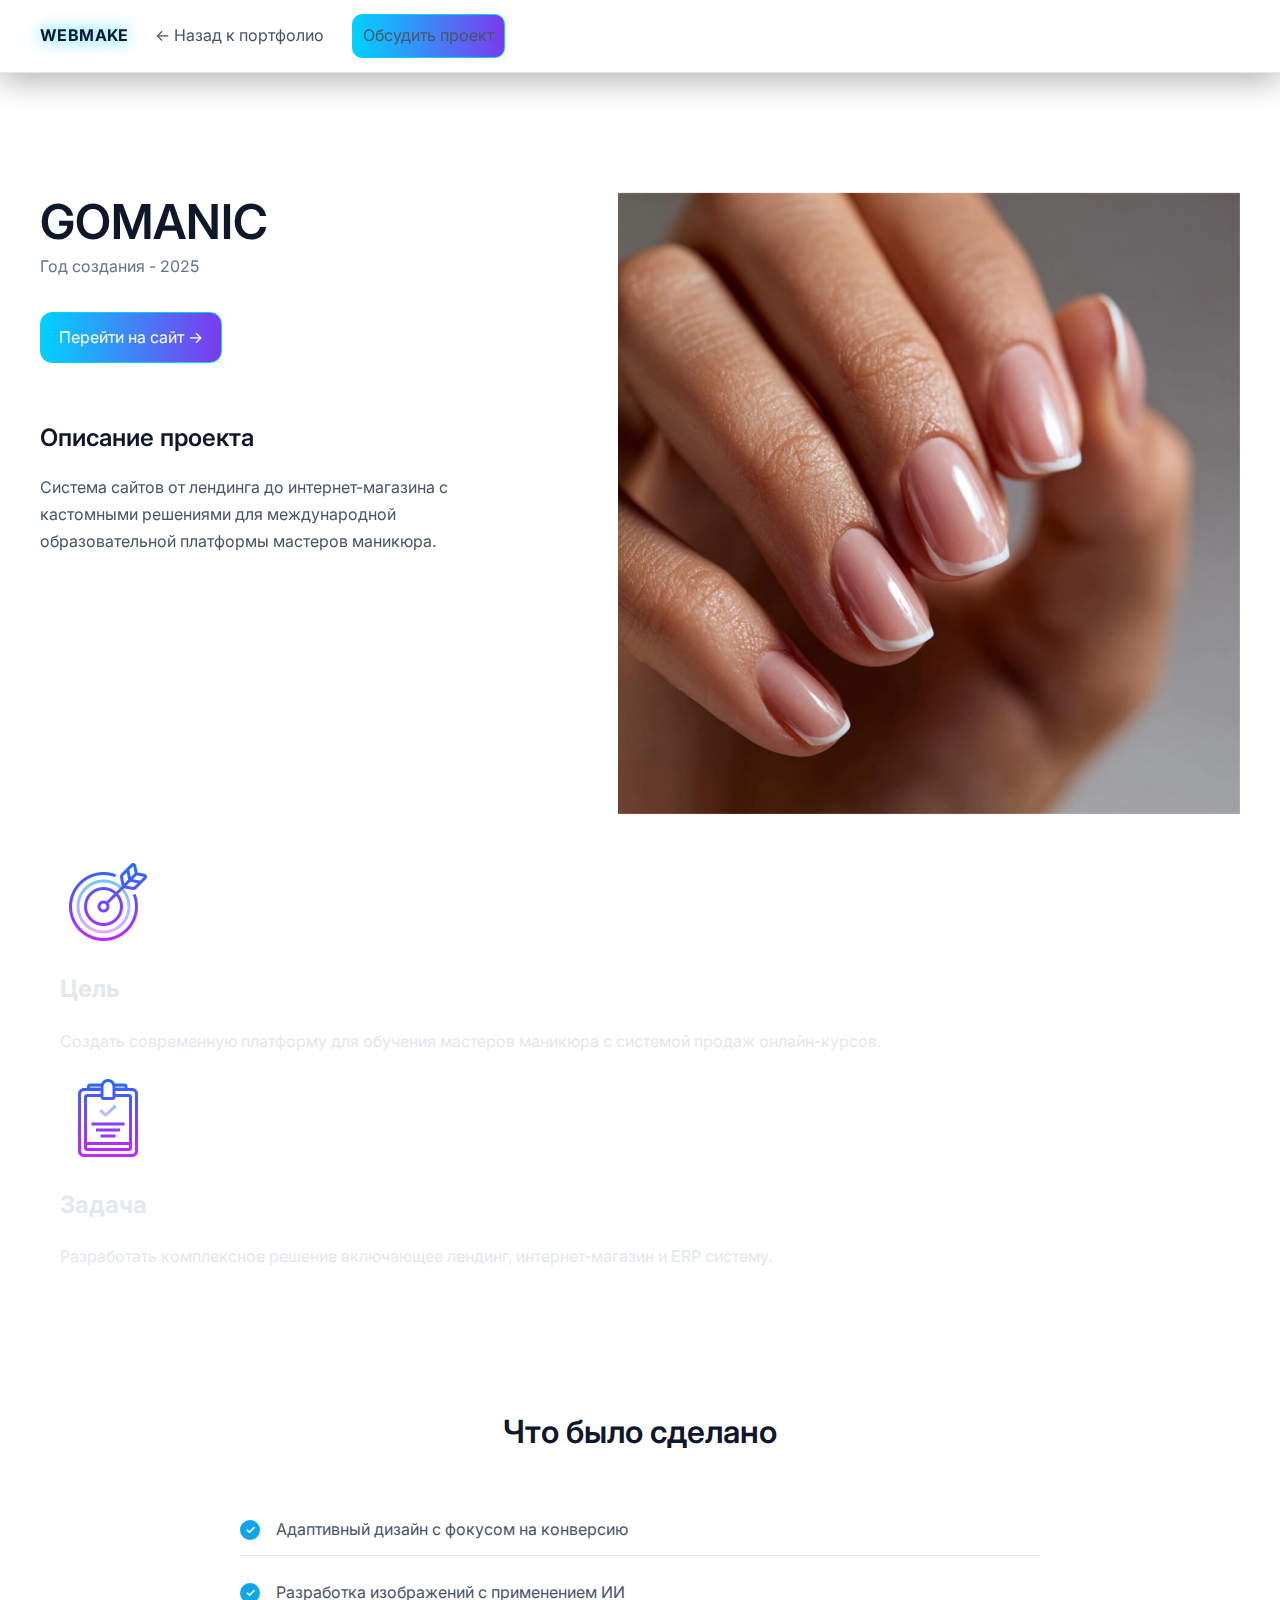
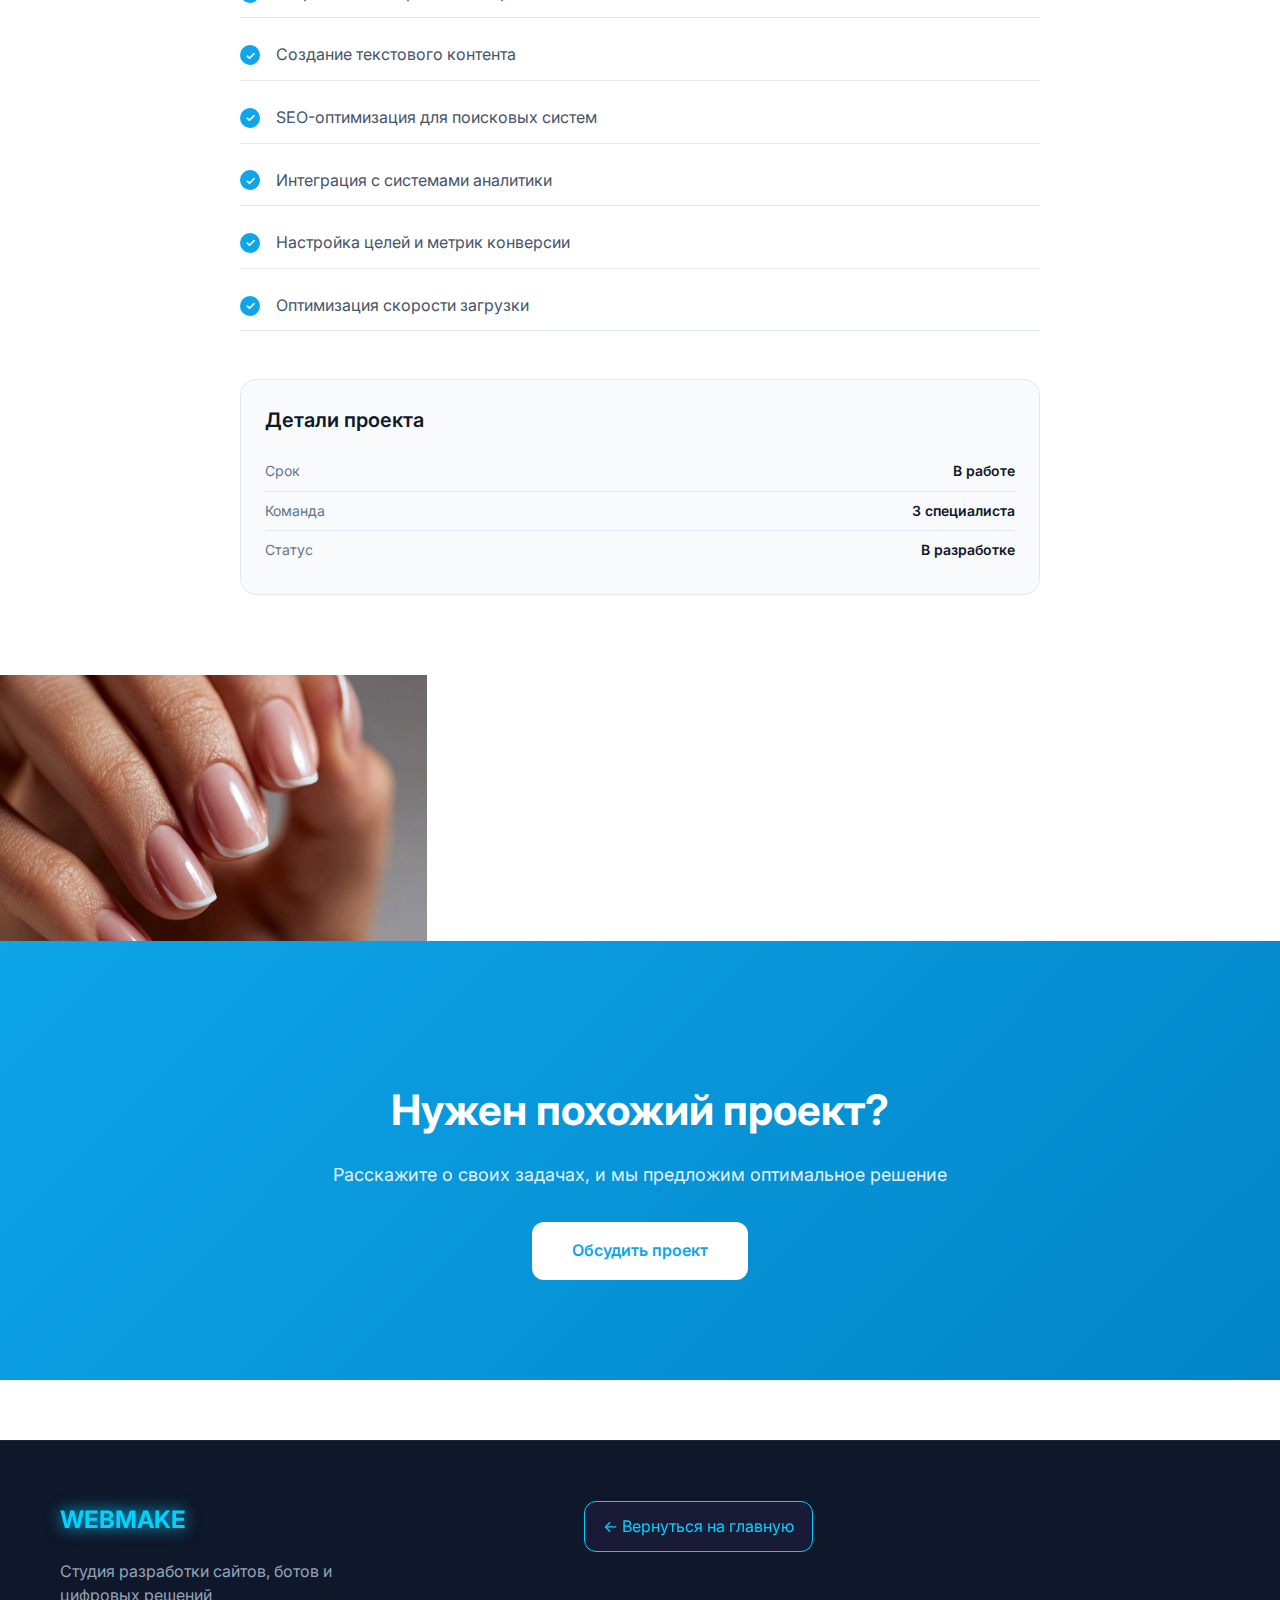
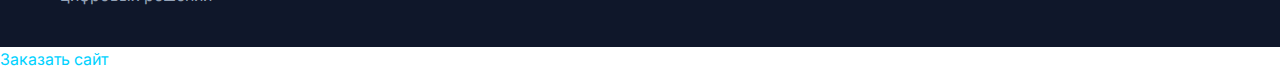
<file: gomanic.html>
<!doctype html>
<html lang="ru">
<head>
  <meta charset="utf-8" />
  <meta name="viewport" content="width=device-width, initial-scale=1" />
  <title>GOMANIC | WEBMAKE</title>
  <meta name="description" content="Детали проекта - технологии, решения, результаты" />
  <link rel="preconnect" href="https://fonts.googleapis.com">
  <link rel="preconnect" href="https://fonts.gstatic.com" crossorigin>
  <link href="https://fonts.googleapis.com/css2?family=Inter:wght@400;600;700&display=swap" rel="stylesheet">
  <link rel="stylesheet" href="style.css" />
  <link rel="stylesheet" href="project-styles.css" />
  <link rel="icon" href='data:image/svg+xml;utf8,<svg xmlns="http://www.w3.org/2000/svg" viewBox="0 0 64 64"><rect width="64" height="64" rx="12" fill="%230EA5E9"/><path d="M14 44 L26 20 L32 32 L38 20 L50 44" fill="none" stroke="white" stroke-width="5" stroke-linecap="round" stroke-linejoin="round"/></svg>'>
</head>
<body>
  <a class="skip-link" href="#main">Пропустить к содержанию</a>

  <header class="site-header" id="top">
    <div class="container header-inner">
      <div class="logo">WEBMAKE</div>
      <nav class="nav" aria-label="Основное меню">
        <button class="nav-toggle" aria-expanded="false" aria-controls="navList" aria-label="Меню">☰</button>
        <ul id="navList">
          <li><a href="index.html#portfolio">← Назад к портфолио</a></li>
          <li><a href="index.html#contacts" class="btn btn--small">Обсудить проект</a></li>
        </ul>
      </nav>
    </div>
  </header>

  <main id="main">
    <section class="project-showcase">
      <div class="project-showcase-grid">
        <div class="project-info-side">
          <div class="project-info-content">
            <div class="project-header-group">
              <h1 class="project-main-title">GOMANIC</h1>
              <div class="project-year">Год создания - 2025</div>
            </div>
            
            <div class="project-link">
              <a href="#" target="_blank" rel="noopener" class="btn">
                Перейти на сайт →
              </a>
            </div>
            
            <div class="project-section">
              <h2>Описание проекта</h2>
              <p class="project-description">
                Система сайтов от лендинга до интернет-магазина с кастомными решениями для международной образовательной платформы мастеров маникюра.
              </p>
            </div>
          </div>
        </div>

        <div class="project-screen-side">
          <img src="media/gomanic/gomanic-main.jpeg" alt="Скриншот сайта GOMANIC" class="project-screenshot">
        </div>
      </div>
    </section>

    <section class="project-goals-section">
      <div class="container">
        <div class="goal-card">
          <img src="icons8-goal-96.png" alt="Цель" class="goal-icon">
          <h2 class="goal-title">Цель</h2>
          <p class="goal-description">Создать современную платформу для обучения мастеров маникюра с системой продаж онлайн-курсов.</p>
        </div>
        
        <div class="goal-card">
          <img src="icons8-task-96.png" alt="Задача" class="goal-icon">
          <h2 class="goal-title">Задача</h2>
          <p class="goal-description">Разработать комплексное решение включающее лендинг, интернет-магазин и ERP систему.</p>
        </div>
      </div>
    </section>

    <section class="project-features-section">
      <div class="container">
        <h2 class="section-title-center">Что было сделано</h2>
        <ul class="project-features-list">
          <li>Адаптивный дизайн с фокусом на конверсию</li>
          <li>Разработка изображений с применением ИИ</li>
          <li>Создание текстового контента</li>
          <li>SEO-оптимизация для поисковых систем</li>
          <li>Интеграция с системами аналитики</li>
          <li>Настройка целей и метрик конверсии</li>
          <li>Оптимизация скорости загрузки</li>
        </ul>

        <div class="project-details-card">
          <h3>Детали проекта</h3>
          <div class="project-detail">
            <span class="detail-label">Срок</span>
            <span class="detail-value">В работе</span>
          </div>
          <div class="project-detail">
            <span class="detail-label">Команда</span>
            <span class="detail-value">3 специалиста</span>
          </div>
          <div class="project-detail">
            <span class="detail-label">Статус</span>
            <span class="detail-value">В разработке</span>
          </div>
        </div>
      </div>
    </section>

    <section class="project-gallery-section">
      <div class="gallery-grid">
        <div class="gallery-item">
          <img src="media/gomanic/gomanic-main.jpeg" alt="Скриншот проекта" class="gallery-image">
        </div>
      </div>
    </section>

    <section class="project-cta">
      <div class="container">
        <div class="cta-content">
          <h2>Нужен похожий проект?</h2>
          <p>Расскажите о своих задачах, и мы предложим оптимальное решение</p>
          <a href="index.html#contacts" class="btn">Обсудить проект</a>
        </div>
      </div>
    </section>
  </main>

  <footer class="site-footer">
    <div class="container footer-inner">
      <div class="footer-left">
        <div class="footer-logo">WEBMAKE</div>
        <p class="footer-desc">Студия разработки сайтов, ботов и цифровых решений</p>
      </div>
      <div class="footer-right">
        <a href="index.html" class="btn btn--ghost">← Вернуться на главную</a>
      </div>
    </div>
  </footer>

  <div class="sticky-order-btn">
    <a href="index.html#contacts" class="order-btn">
      Заказать сайт
    </a>
  </div>

  <button class="to-top" aria-label="Вверх">↑</button>

  <script src="main.js"></script>
</body>
</html>
</file>
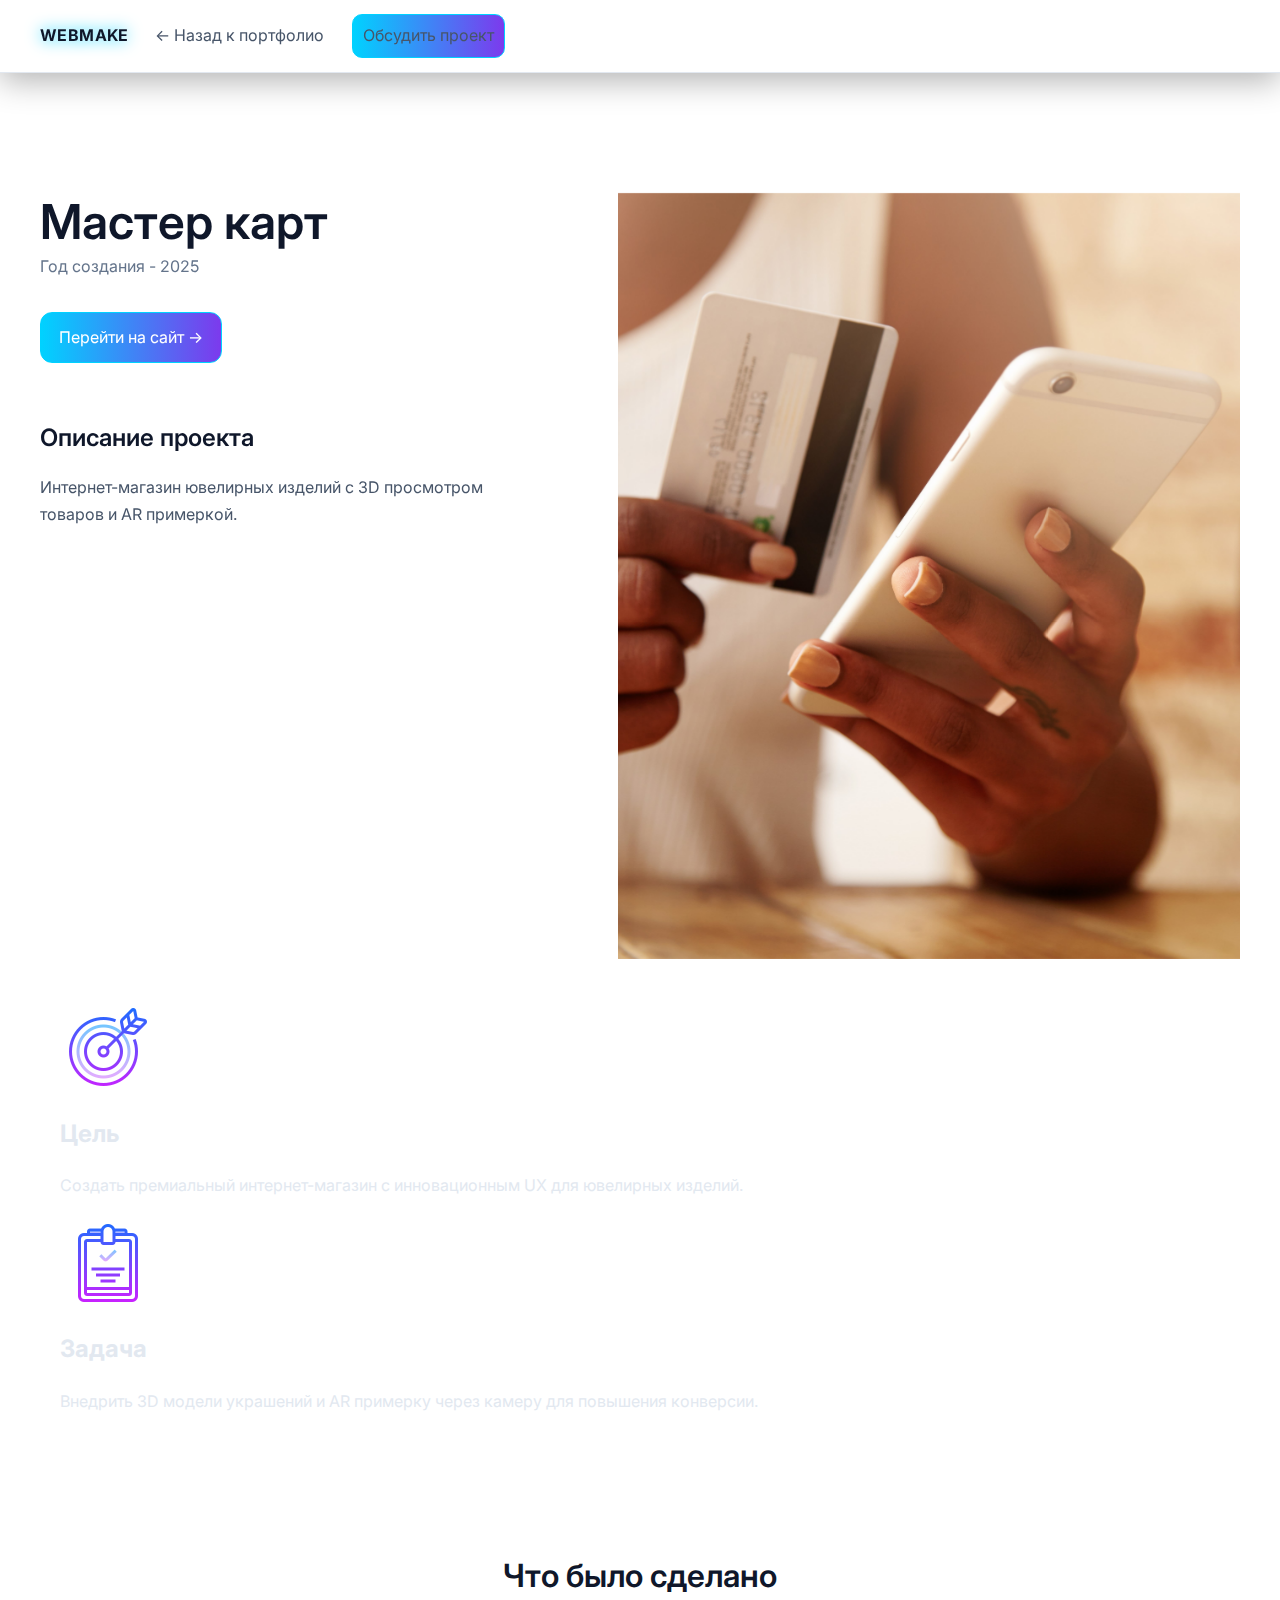
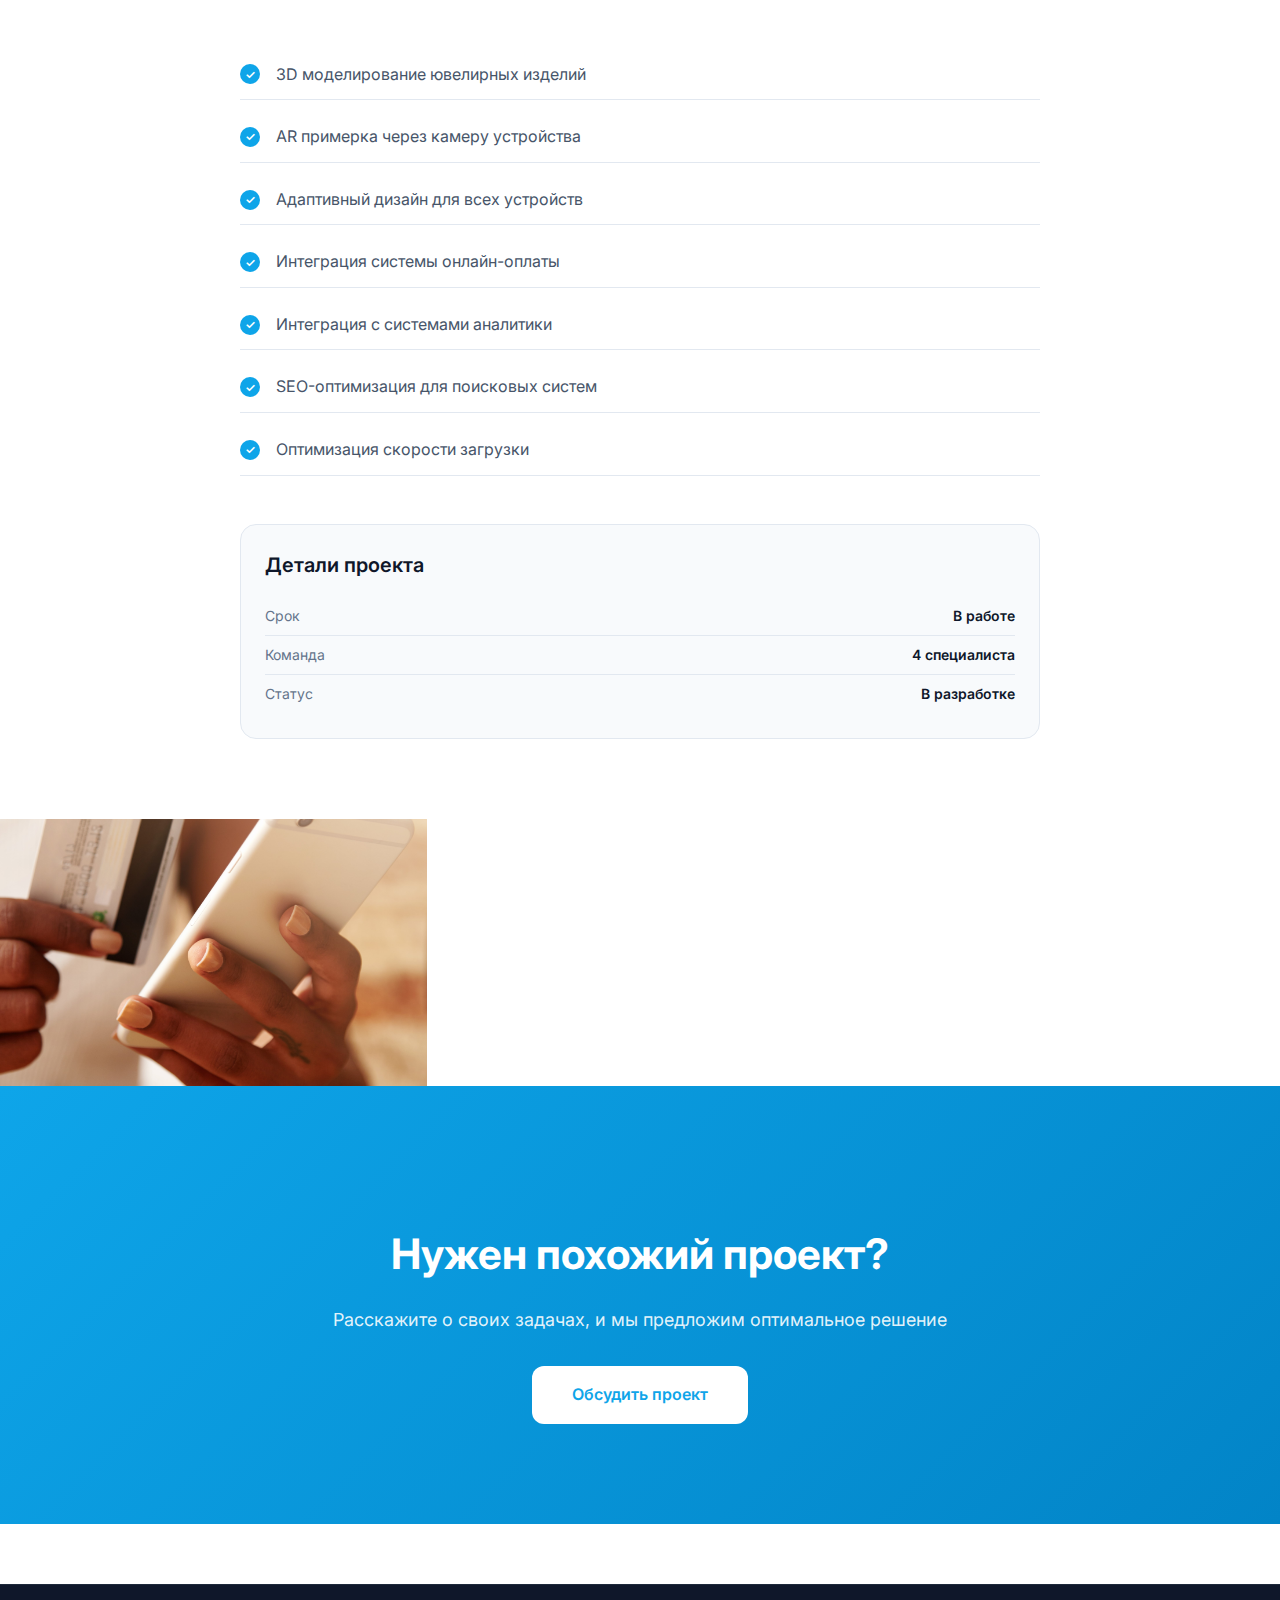
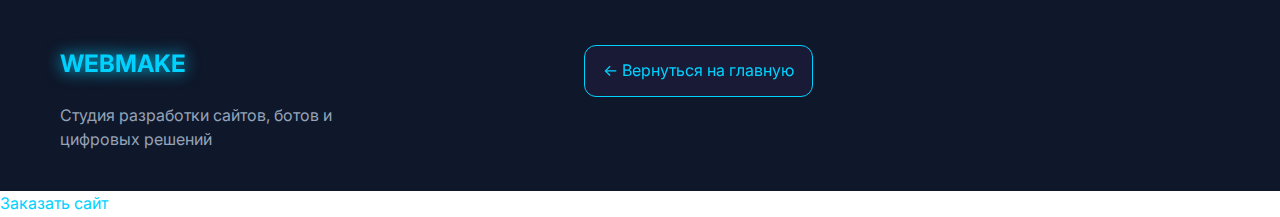
<file: mastercart.html>
<!doctype html>
<html lang="ru">
<head>
  <meta charset="utf-8" />
  <meta name="viewport" content="width=device-width, initial-scale=1" />
  <title>Мастер карт | WEBMAKE</title>
  <meta name="description" content="Детали проекта - технологии, решения, результаты" />
  <link rel="preconnect" href="https://fonts.googleapis.com">
  <link rel="preconnect" href="https://fonts.gstatic.com" crossorigin>
  <link href="https://fonts.googleapis.com/css2?family=Inter:wght@400;600;700&display=swap" rel="stylesheet">
  <link rel="stylesheet" href="style.css" />
  <link rel="stylesheet" href="project-styles.css" />
  <link rel="icon" href='data:image/svg+xml;utf8,<svg xmlns="http://www.w3.org/2000/svg" viewBox="0 0 64 64"><rect width="64" height="64" rx="12" fill="%230EA5E9"/><path d="M14 44 L26 20 L32 32 L38 20 L50 44" fill="none" stroke="white" stroke-width="5" stroke-linecap="round" stroke-linejoin="round"/></svg>'>
</head>
<body>
  <a class="skip-link" href="#main">Пропустить к содержанию</a>

  <header class="site-header" id="top">
    <div class="container header-inner">
      <div class="logo">WEBMAKE</div>
      <nav class="nav" aria-label="Основное меню">
        <button class="nav-toggle" aria-expanded="false" aria-controls="navList" aria-label="Меню">☰</button>
        <ul id="navList">
          <li><a href="index.html#portfolio">← Назад к портфолио</a></li>
          <li><a href="index.html#contacts" class="btn btn--small">Обсудить проект</a></li>
        </ul>
      </nav>
    </div>
  </header>

  <main id="main">
    <section class="project-showcase">
      <div class="project-showcase-grid">
        <div class="project-info-side">
          <div class="project-info-content">
            <div class="project-header-group">
              <h1 class="project-main-title">Мастер карт</h1>
              <div class="project-year">Год создания - 2025</div>
            </div>
            
            <div class="project-link">
              <a href="#" target="_blank" rel="noopener" class="btn">
                Перейти на сайт →
              </a>
            </div>
            
            <div class="project-section">
              <h2>Описание проекта</h2>
              <p class="project-description">
                Интернет-магазин ювелирных изделий с 3D просмотром товаров и AR примеркой.
              </p>
            </div>
          </div>
        </div>

        <div class="project-screen-side">
          <img src="media/mastercart/phone.jpg" alt="Скриншот сайта Мастер карт" class="project-screenshot">
        </div>
      </div>
    </section>

    <section class="project-goals-section">
      <div class="container">
        <div class="goal-card">
          <img src="icons8-goal-96.png" alt="Цель" class="goal-icon">
          <h2 class="goal-title">Цель</h2>
          <p class="goal-description">Создать премиальный интернет-магазин с инновационным UX для ювелирных изделий.</p>
        </div>
        
        <div class="goal-card">
          <img src="icons8-task-96.png" alt="Задача" class="goal-icon">
          <h2 class="goal-title">Задача</h2>
          <p class="goal-description">Внедрить 3D модели украшений и AR примерку через камеру для повышения конверсии.</p>
        </div>
      </div>
    </section>

    <section class="project-features-section">
      <div class="container">
        <h2 class="section-title-center">Что было сделано</h2>
        <ul class="project-features-list">
          <li>3D моделирование ювелирных изделий</li>
          <li>AR примерка через камеру устройства</li>
          <li>Адаптивный дизайн для всех устройств</li>
          <li>Интеграция системы онлайн-оплаты</li>
          <li>Интеграция с системами аналитики</li>
          <li>SEO-оптимизация для поисковых систем</li>
          <li>Оптимизация скорости загрузки</li>
        </ul>

        <div class="project-details-card">
          <h3>Детали проекта</h3>
          <div class="project-detail">
            <span class="detail-label">Срок</span>
            <span class="detail-value">В работе</span>
          </div>
          <div class="project-detail">
            <span class="detail-label">Команда</span>
            <span class="detail-value">4 специалиста</span>
          </div>
          <div class="project-detail">
            <span class="detail-label">Статус</span>
            <span class="detail-value">В разработке</span>
          </div>
        </div>
      </div>
    </section>

    <section class="project-gallery-section">
      <div class="gallery-grid">
        <div class="gallery-item">
          <img src="media/mastercart/phone.jpg" alt="Скриншот проекта" class="gallery-image">
        </div>
      </div>
    </section>

    <section class="project-cta">
      <div class="container">
        <div class="cta-content">
          <h2>Нужен похожий проект?</h2>
          <p>Расскажите о своих задачах, и мы предложим оптимальное решение</p>
          <a href="index.html#contacts" class="btn">Обсудить проект</a>
        </div>
      </div>
    </section>
  </main>

  <footer class="site-footer">
    <div class="container footer-inner">
      <div class="footer-left">
        <div class="footer-logo">WEBMAKE</div>
        <p class="footer-desc">Студия разработки сайтов, ботов и цифровых решений</p>
      </div>
      <div class="footer-right">
        <a href="index.html" class="btn btn--ghost">← Вернуться на главную</a>
      </div>
    </div>
  </footer>

  <div class="sticky-order-btn">
    <a href="index.html#contacts" class="order-btn">
      Заказать сайт
    </a>
  </div>

  <button class="to-top" aria-label="Вверх">↑</button>

  <script src="main.js"></script>
</body>
</html>
</file>
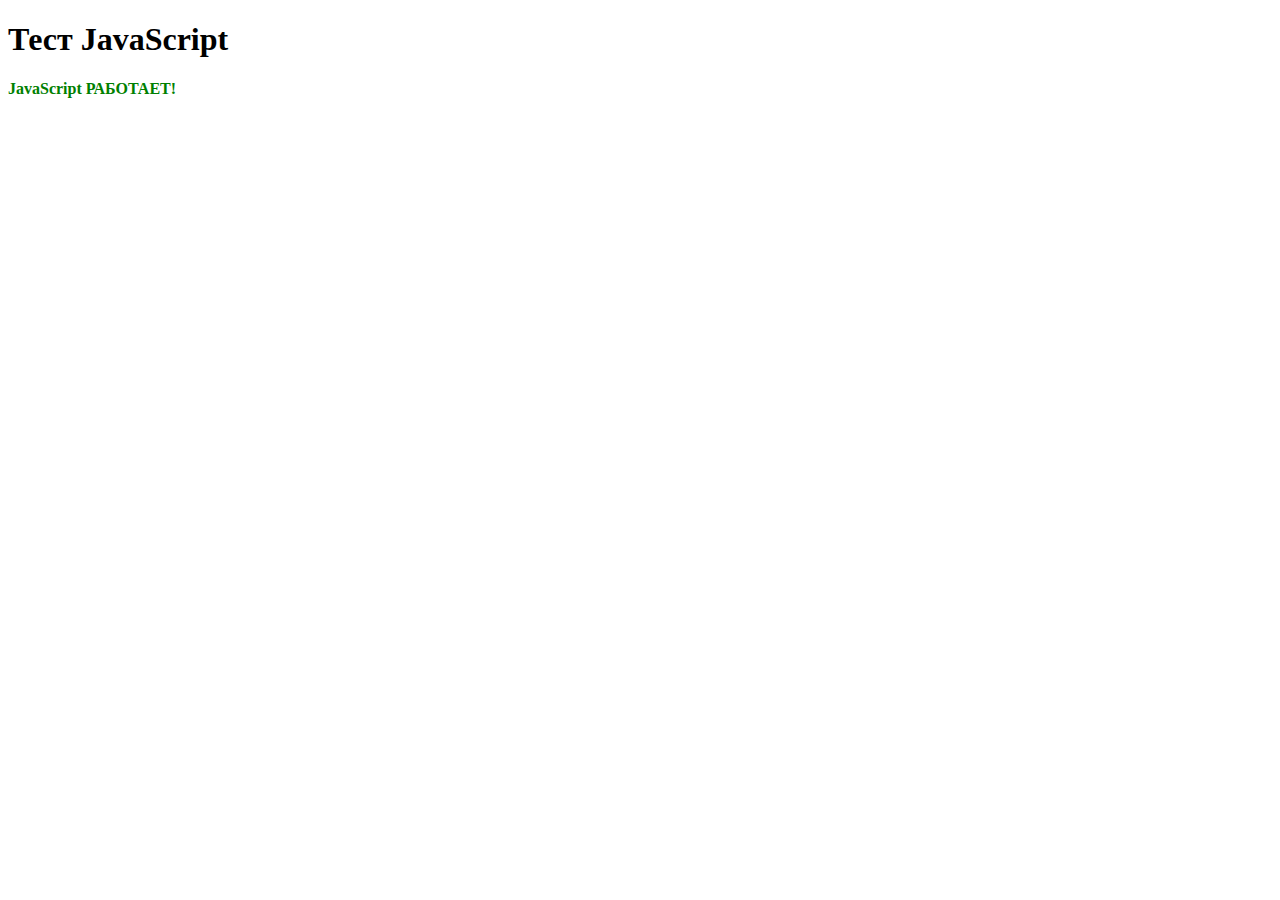
<file: test.html>
<!DOCTYPE html>
<html lang="ru">
<head>
  <meta charset="UTF-8">
  <meta name="viewport" content="width=device-width, initial-scale=1.0">
  <title>Тест JavaScript</title>
</head>
<body>
  <h1>Тест JavaScript</h1>
  <div id="test">Если увидите изменение ниже, JavaScript работает</div>
  
  <script>
    console.log('Тест: JavaScript загружен');
    
    document.addEventListener('DOMContentLoaded', function() {
      console.log('Тест: DOMContentLoaded сработал');
      
      const testDiv = document.getElementById('test');
      if (testDiv) {
        testDiv.textContent = 'JavaScript РАБОТАЕТ!';
        testDiv.style.color = 'green';
        testDiv.style.fontWeight = 'bold';
      }
    });
  </script>
</body>
</html>
</file>
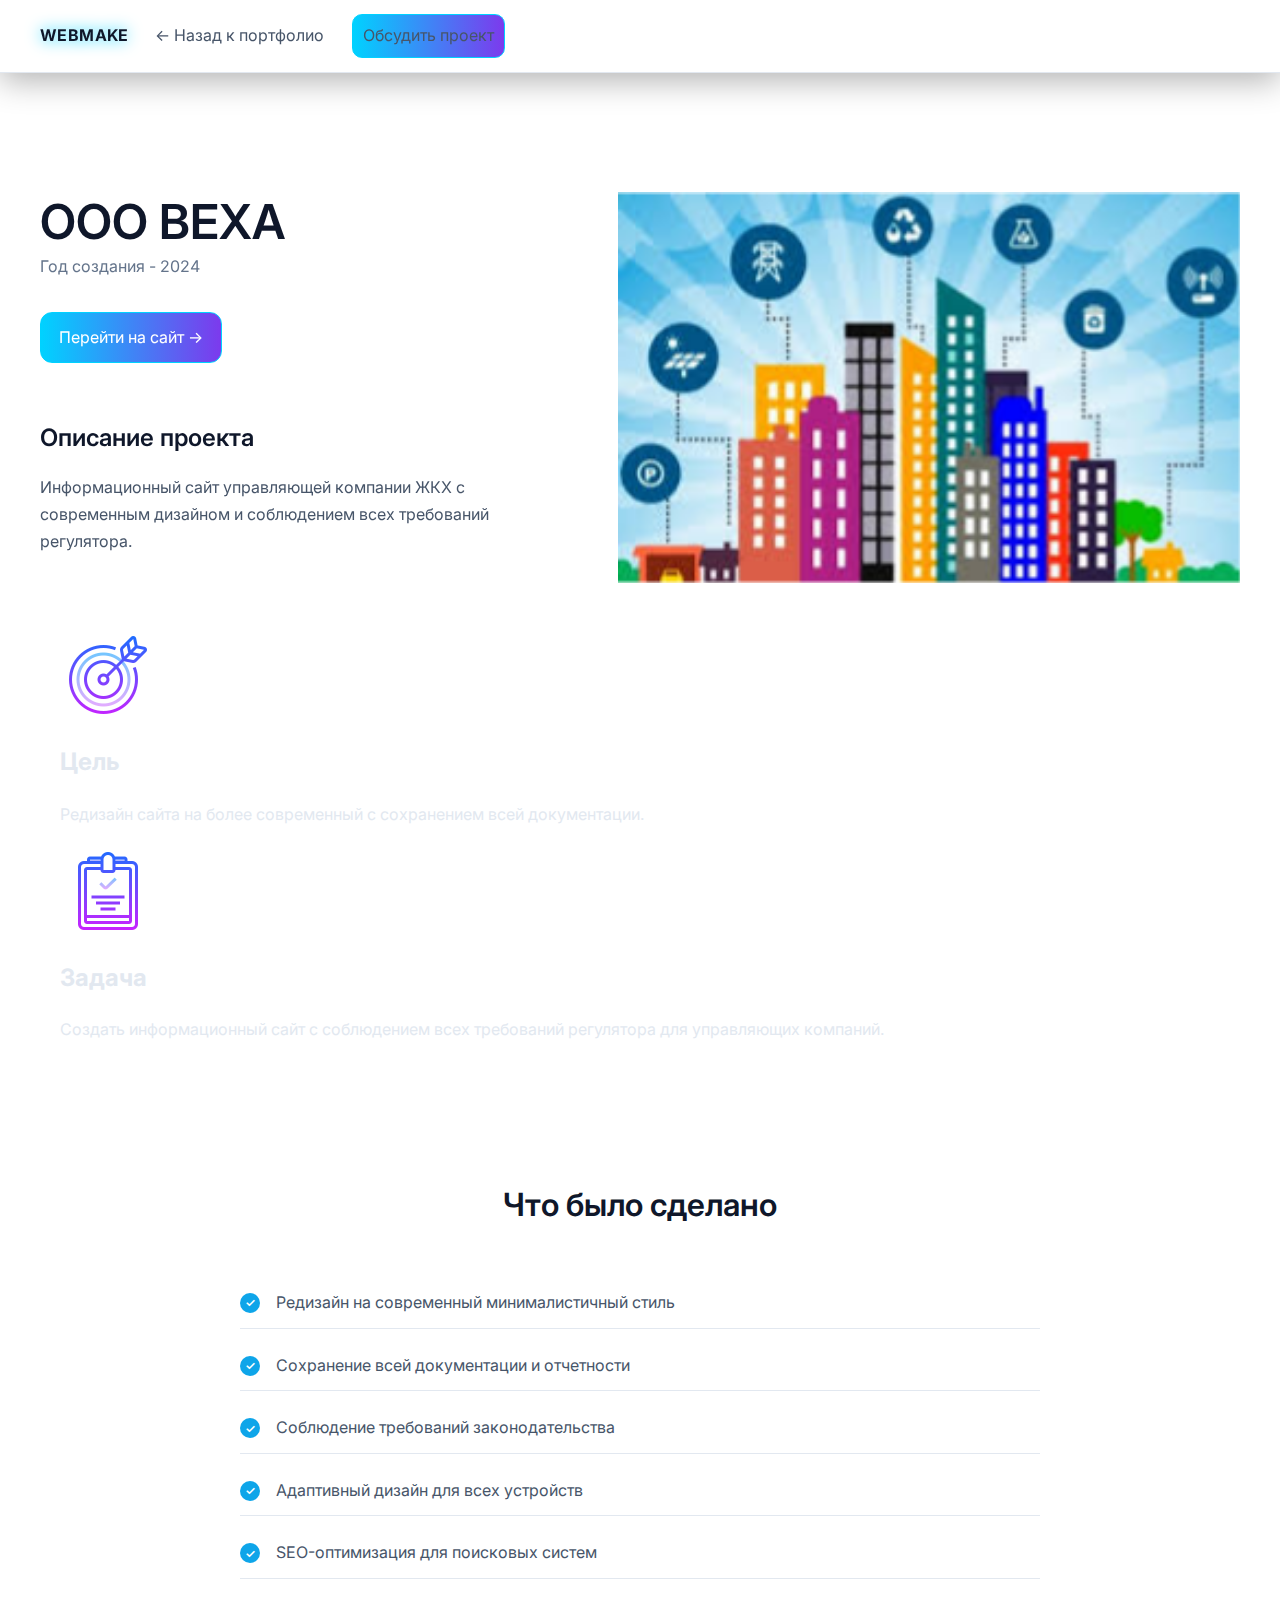
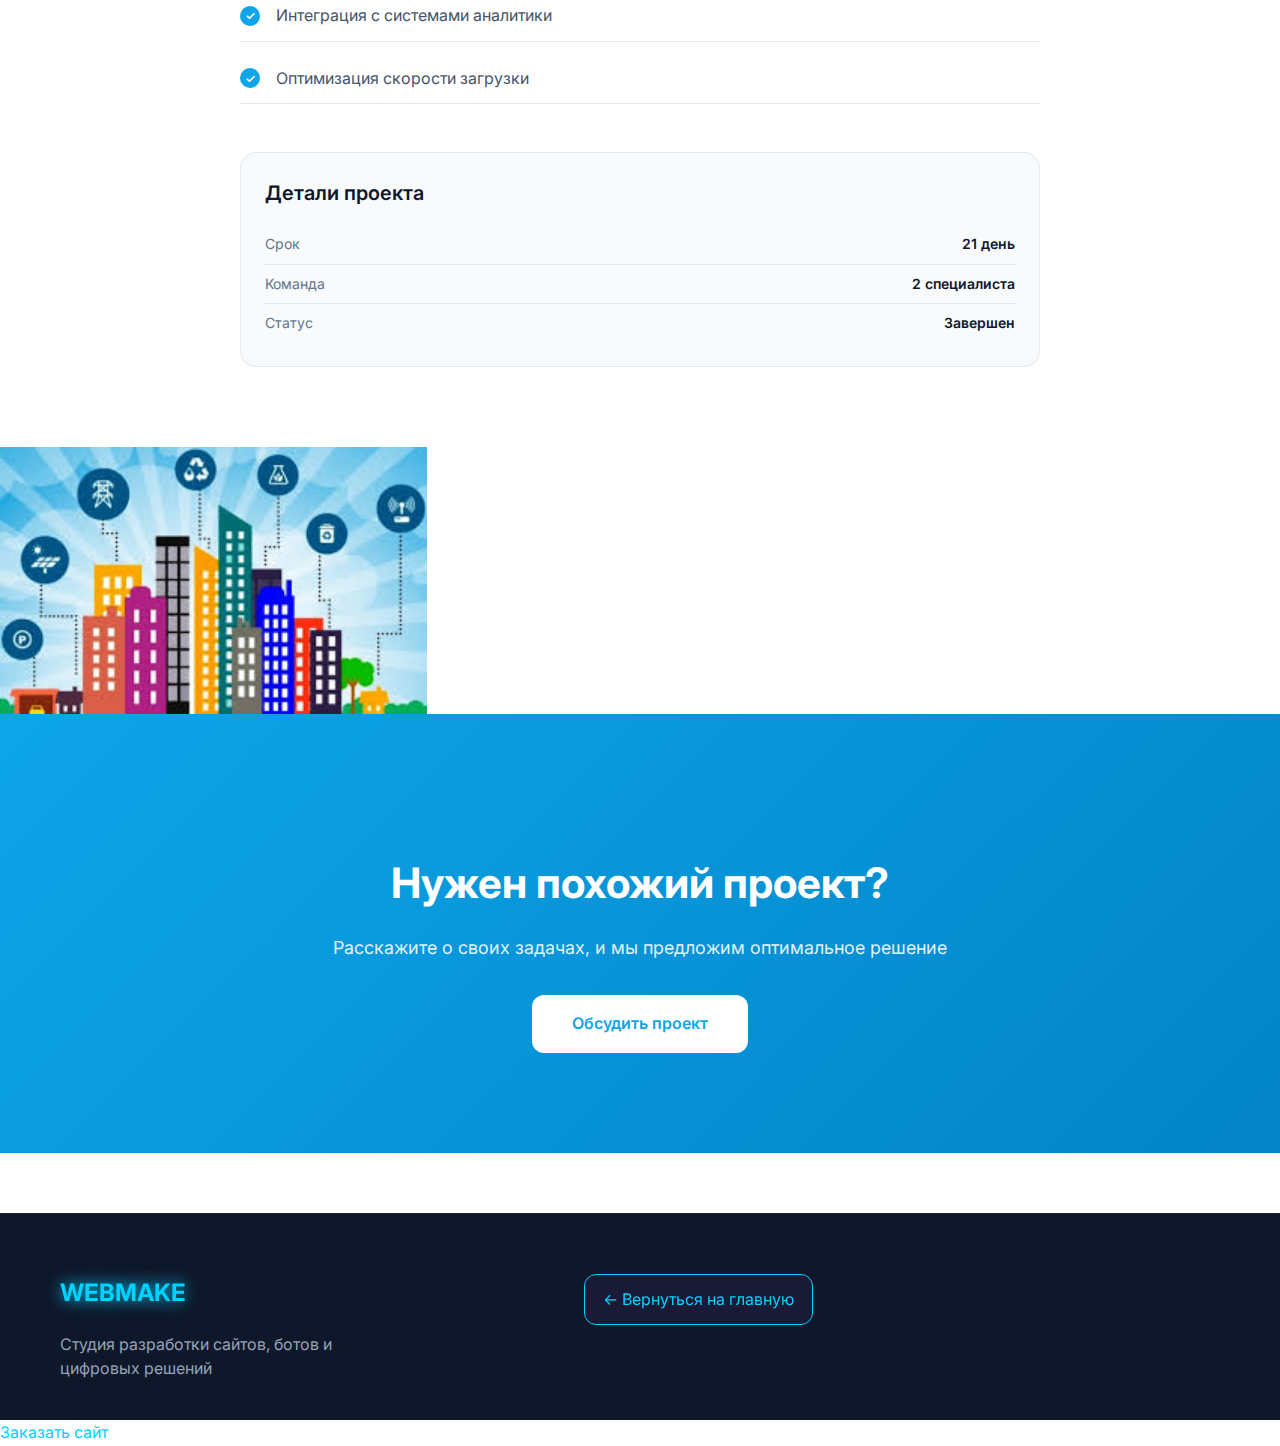
<file: veha.html>
<!doctype html>
<html lang="ru">
<head>
  <meta charset="utf-8" />
  <meta name="viewport" content="width=device-width, initial-scale=1" />
  <title>ООО ВЕХА | WEBMAKE</title>
  <meta name="description" content="Детали проекта - технологии, решения, результаты" />
  <link rel="preconnect" href="https://fonts.googleapis.com">
  <link rel="preconnect" href="https://fonts.gstatic.com" crossorigin>
  <link href="https://fonts.googleapis.com/css2?family=Inter:wght@400;600;700&display=swap" rel="stylesheet">
  <link rel="stylesheet" href="style.css" />
  <link rel="stylesheet" href="project-styles.css" />
  <link rel="icon" href='data:image/svg+xml;utf8,<svg xmlns="http://www.w3.org/2000/svg" viewBox="0 0 64 64"><rect width="64" height="64" rx="12" fill="%230EA5E9"/><path d="M14 44 L26 20 L32 32 L38 20 L50 44" fill="none" stroke="white" stroke-width="5" stroke-linecap="round" stroke-linejoin="round"/></svg>'>
</head>
<body>
  <a class="skip-link" href="#main">Пропустить к содержанию</a>

  <header class="site-header" id="top">
    <div class="container header-inner">
      <div class="logo">WEBMAKE</div>
      <nav class="nav" aria-label="Основное меню">
        <button class="nav-toggle" aria-expanded="false" aria-controls="navList" aria-label="Меню">☰</button>
        <ul id="navList">
          <li><a href="index.html#portfolio">← Назад к портфолио</a></li>
          <li><a href="index.html#contacts" class="btn btn--small">Обсудить проект</a></li>
        </ul>
      </nav>
    </div>
  </header>

  <main id="main">
    <section class="project-showcase">
      <div class="project-showcase-grid">
        <div class="project-info-side">
          <div class="project-info-content">
            <div class="project-header-group">
              <h1 class="project-main-title">ООО ВЕХА</h1>
              <div class="project-year">Год создания - 2024</div>
            </div>
            
            <div class="project-link">
              <a href="#" target="_blank" rel="noopener" class="btn">
                Перейти на сайт →
              </a>
            </div>
            
            <div class="project-section">
              <h2>Описание проекта</h2>
              <p class="project-description">
                Информационный сайт управляющей компании ЖКХ с современным дизайном и соблюдением всех требований регулятора.
              </p>
            </div>
          </div>
        </div>

        <div class="project-screen-side">
          <img src="media/veha/veha-main.jpg" alt="Скриншот сайта ООО ВЕХА" class="project-screenshot">
        </div>
      </div>
    </section>

    <section class="project-goals-section">
      <div class="container">
        <div class="goal-card">
          <img src="icons8-goal-96.png" alt="Цель" class="goal-icon">
          <h2 class="goal-title">Цель</h2>
          <p class="goal-description">Редизайн сайта на более современный с сохранением всей документации.</p>
        </div>
        
        <div class="goal-card">
          <img src="icons8-task-96.png" alt="Задача" class="goal-icon">
          <h2 class="goal-title">Задача</h2>
          <p class="goal-description">Создать информационный сайт с соблюдением всех требований регулятора для управляющих компаний.</p>
        </div>
      </div>
    </section>

    <section class="project-features-section">
      <div class="container">
        <h2 class="section-title-center">Что было сделано</h2>
        <ul class="project-features-list">
          <li>Редизайн на современный минималистичный стиль</li>
          <li>Сохранение всей документации и отчетности</li>
          <li>Соблюдение требований законодательства</li>
          <li>Адаптивный дизайн для всех устройств</li>
          <li>SEO-оптимизация для поисковых систем</li>
          <li>Интеграция с системами аналитики</li>
          <li>Оптимизация скорости загрузки</li>
        </ul>

        <div class="project-details-card">
          <h3>Детали проекта</h3>
          <div class="project-detail">
            <span class="detail-label">Срок</span>
            <span class="detail-value">21 день</span>
          </div>
          <div class="project-detail">
            <span class="detail-label">Команда</span>
            <span class="detail-value">2 специалиста</span>
          </div>
          <div class="project-detail">
            <span class="detail-label">Статус</span>
            <span class="detail-value">Завершен</span>
          </div>
        </div>
      </div>
    </section>

    <section class="project-gallery-section">
      <div class="gallery-grid">
        <div class="gallery-item">
          <img src="media/veha/veha-main.jpg" alt="Скриншот проекта" class="gallery-image">
        </div>
      </div>
    </section>

    <section class="project-cta">
      <div class="container">
        <div class="cta-content">
          <h2>Нужен похожий проект?</h2>
          <p>Расскажите о своих задачах, и мы предложим оптимальное решение</p>
          <a href="index.html#contacts" class="btn">Обсудить проект</a>
        </div>
      </div>
    </section>
  </main>

  <footer class="site-footer">
    <div class="container footer-inner">
      <div class="footer-left">
        <div class="footer-logo">WEBMAKE</div>
        <p class="footer-desc">Студия разработки сайтов, ботов и цифровых решений</p>
      </div>
      <div class="footer-right">
        <a href="index.html" class="btn btn--ghost">← Вернуться на главную</a>
      </div>
    </div>
  </footer>

  <div class="sticky-order-btn">
    <a href="index.html#contacts" class="order-btn">
      Заказать сайт
    </a>
  </div>

  <button class="to-top" aria-label="Вверх">↑</button>

  <script src="main.js"></script>
</body>
</html>
</file>
<file: style.css>
/* styles.css */
:root{
  --bg:#0F0F23;
  --text:#E2E8F0;
  --accent:#00D2FF;
  --secondary:#7C3AED;
  --success:#10B981;
  --muted:#94A3B8;
  --card:rgba(26,27,58,.8);
  --surface:#1A1B3A;
  --border:rgba(255,255,255,.1);
  --ring: rgba(0,210,255,.35);
}

*{box-sizing:border-box}
html,body{height:100%}
body{
  margin:0;
  font-family:"Inter",system-ui,-apple-system,"Segoe UI",Roboto,Arial,"Noto Sans",sans-serif;
  color:var(--text);
  background:var(--bg);
  background-image:
    radial-gradient(circle at 20% 80%, rgba(124,58,237,.15) 0%, transparent 50%),
    radial-gradient(circle at 80% 20%, rgba(0,210,255,.15) 0%, transparent 50%);
  line-height:1.6;
  text-rendering:optimizeLegibility;
}

img{max-width:100%;display:block}
a{color:var(--accent);text-decoration:none}
a:hover{text-decoration:underline}
button{font:inherit}
.container{max-width:1200px;margin:0 auto;padding:0 20px}

.skip-link{
  position:absolute;left:-9999px;top:auto;width:1px;height:1px;overflow:hidden
}
.skip-link:focus{left:20px;top:20px;width:auto;height:auto;background:#fff;border:2px solid var(--accent);padding:6px 10px;z-index:1000}

.site-header{
  position:sticky;top:0;z-index:50;
  background:rgba(26,27,58,.9);backdrop-filter:saturate(1.2) blur(20px);
  -webkit-backdrop-filter:blur(20px);
  border-bottom:1px solid var(--border);
  box-shadow:0 8px 32px rgba(0,0,0,.3);
}
.header-inner{display:flex;align-items:center;gap:16px;padding:14px 0}
.logo{font-weight:700;letter-spacing:.4px;color:var(--accent);filter:drop-shadow(0 0 8px var(--accent))}
.nav-toggle{display:none;background:none;border:none;font-size:22px;padding:8px;border-radius:8px}
.nav ul{display:flex;gap:18px;list-style:none;margin:0;padding:0;align-items:center}
.nav a{padding:8px 10px;border-radius:10px}
.nav a:hover{background:var(--surface);text-decoration:none}
.btn{
  display:inline-block;padding:12px 18px;border-radius:12px;
  background:linear-gradient(90deg,var(--accent),var(--secondary));
  color:#fff;border:1px solid var(--accent);
  transition:transform .15s ease, box-shadow .2s ease;
}
.btn:hover{transform:translateY(-2px);text-decoration:none;box-shadow:0 8px 32px rgba(0,210,255,.4)}
.btn--ghost{background:var(--card);color:var(--accent);backdrop-filter:blur(20px);-webkit-backdrop-filter:blur(20px)}
.btn--small{padding:8px 12px}
.lang-switch{display:flex;gap:6px;margin-left:auto}
.lang{padding:6px 10px;border:1px solid var(--border);border-radius:10px;background:var(--card);backdrop-filter:blur(15px);-webkit-backdrop-filter:blur(15px)}
.lang.is-active{border-color:var(--accent);color:var(--accent);box-shadow:0 0 0 3px var(--ring)}

.hero{position:relative;overflow:hidden}
.hero-inner{display:grid;grid-template-columns:1.1fr .9fr;gap:32px;align-items:center;padding:72px 0}
.hero h1{line-height:1.15;letter-spacing:.2px;margin:0 0 14px}
.lead{color:var(--muted);opacity:.9;margin:0 0 18px}
.hero-actions{display:flex;gap:12px;flex-wrap:wrap}
.hero-art{color:var(--accent)}
.grid{width:100%;height:auto;filter:drop-shadow(0 20px 50px rgba(0,210,255,.25))}

.section{padding:90px 0}
.section-title{margin:0 0 22px;font-size:28px;letter-spacing:.2px}
.section-head{display:flex;flex-wrap:wrap;gap:18px;align-items:center;justify-content:space-between;margin-bottom:14px}

.cards{display:grid;gap:16px}
.services-grid{display:grid;grid-template-columns:repeat(auto-fit,minmax(350px,1fr));gap:16px}
.portfolio-grid{grid-template-columns:repeat(3,minmax(0,1fr))}
.pricing-grid{grid-template-columns:repeat(3,minmax(0,1fr))}

/* Services Tabs */
.services-tabs{
  display:flex;
  gap:0;
  margin-bottom:32px;
  border-bottom:1px solid var(--border);
  overflow-x:auto;
  padding-bottom:2px;
}

.tab-button{
  background:none;
  border:none;
  padding:16px 24px;
  color:var(--muted);
  font-size:18px;
  font-weight:600;
  text-transform:uppercase;
  letter-spacing:1px;
  cursor:pointer;
  border-radius:8px 8px 0 0;
  position:relative;
  transition:all 0.3s ease;
  white-space:nowrap;
  flex:1;
  text-align:center;
  min-height:60px;
  display:flex;
  align-items:center;
  justify-content:center;
  z-index:1;
}

.tab-button:hover{
  color:var(--text);
  background:rgba(0,210,255,.08);
}

.tab-button.is-active{
  color:var(--accent);
  background:rgba(0,210,255,.12);
  position:relative;
  z-index:2;
  text-shadow:0 0 8px rgba(0,210,255,.3);
}

.tab-button.is-active::after{
  content:'';
  position:absolute;
  bottom:-2px;
  left:0;
  right:0;
  height:3px;
  background:linear-gradient(90deg, var(--accent), var(--secondary));
  border-radius:3px 3px 0 0;
  box-shadow:0 0 10px rgba(0,210,255,.5);
  z-index:1;
}

.tab-content{
  position:relative;
}

.tab-panel{
  display:none;
  animation:fadeIn 0.3s ease;
}

.tab-panel.is-active{
  display:block;
}

@keyframes fadeIn{
  from{opacity:0;transform:translateY(10px)}
  to{opacity:1;transform:translateY(0)}
}

.service{
  display:flex;
  flex-direction:column;
  gap:16px;
}

.service-header{
  display:flex;
  align-items:flex-start;
  gap:12px;
  margin-bottom:4px;
}

.service-emoji{
  font-size:28px;
  flex-shrink:0;
  filter:drop-shadow(0 0 8px rgba(255,255,255,.3));
}

.service-title{
  font-size:18px;
  font-weight:600;
  color:var(--text);
  margin:0;
  line-height:1.3;
}

.service-content{
  flex:1;
  display:flex;
  flex-direction:column;
  gap:12px;
}

.service-when,
.service-what{
  font-size:14px;
  line-height:1.5;
}

.service-when strong,
.service-what strong{
  color:var(--accent);
  font-weight:600;
  display:block;
  margin-bottom:4px;
}

.service-when{
  color:var(--muted);
}

.service-what{
  color:var(--text);
}

.service-footer{
  margin-top:auto;
  padding-top:8px;
}

/* About Section */
.about-content{
  display:grid;
  grid-template-columns:2fr 1fr;
  gap:48px;
  align-items:start;
}

.about-text{
  max-width:800px;
}

.about-description{
  margin-bottom:32px;
}

.about-description p{
  margin-bottom:16px;
  color:var(--text);
}

.about-description .lead{
  font-size:20px;
  color:var(--accent);
  margin-bottom:24px;
}

.about-features{
  display:grid;
  grid-template-columns:repeat(2,1fr);
  gap:24px;
  margin-top:32px;
}

.feature{
  display:flex;
  gap:16px;
  align-items:flex-start;
  padding:20px;
  background:var(--card);
  border:1px solid var(--border);
  border-radius:12px;
  backdrop-filter:blur(20px);
  -webkit-backdrop-filter:blur(20px);
  transition:transform 0.3s ease, box-shadow 0.3s ease;
}

.feature:hover{
  transform:translateY(-2px);
  box-shadow:0 8px 32px rgba(0,210,255,.15);
}

.feature-icon{
  font-size:24px;
  flex-shrink:0;
  filter:drop-shadow(0 0 8px rgba(255,255,255,.3));
}

.feature-content h4{
  margin:0 0 8px;
  color:var(--accent);
  font-size:16px;
  font-weight:600;
}

.feature-content p{
  margin:0;
  color:var(--muted);
  font-size:14px;
  line-height:1.5;
}

.about-platforms{
  margin-top:48px;
  text-align:center;
}

.about-platforms h3{
  margin:0 0 8px;
  font-size:24px;
  font-weight:600;
  color:var(--text);
}

.about-platforms p{
  margin:0 0 32px;
  color:var(--muted);
  font-size:16px;
}

.platforms-grid{
  display:grid;
  grid-template-columns:repeat(auto-fit,minmax(250px,1fr));
  gap:20px;
}

.platform-item{
  display:flex;
  gap:16px;
  align-items:flex-start;
  padding:24px;
  background:var(--card);
  border:1px solid var(--border);
  border-radius:12px;
  backdrop-filter:blur(20px);
  -webkit-backdrop-filter:blur(20px);
  transition:transform 0.3s ease, box-shadow 0.3s ease;
  text-align:left;
}

.platform-item:hover{
  transform:translateY(-2px);
  box-shadow:0 8px 32px rgba(0,210,255,.15);
}

.platform-icon{
  font-size:28px;
  flex-shrink:0;
  filter:drop-shadow(0 0 8px rgba(255,255,255,.3));
}

.platform-content h4{
  margin:0 0 8px;
  color:var(--accent);
  font-size:16px;
  font-weight:600;
}

.platform-content p{
  margin:0;
  color:var(--muted);
  font-size:14px;
  line-height:1.5;
}

.about-stats{
  display:flex;
  flex-direction:column;
  gap:32px;
}

.stats-grid{
  display:grid;
  grid-template-columns:repeat(2,1fr);
  gap:20px;
}

.stat-item{
  text-align:center;
  padding:24px 16px;
  background:var(--card);
  border:1px solid var(--border);
  border-radius:12px;
  backdrop-filter:blur(20px);
  -webkit-backdrop-filter:blur(20px);
  position:relative;
  overflow:hidden;
}

.stat-item::before{
  content:'';
  position:absolute;
  top:0;
  left:0;
  right:0;
  height:2px;
  background:linear-gradient(90deg, var(--accent), var(--secondary));
}

.stat-number{
  font-size:32px;
  font-weight:700;
  color:var(--accent);
  margin-bottom:8px;
  text-shadow:0 0 10px rgba(0,210,255,.3);
}

.stat-label{
  font-size:14px;
  color:var(--muted);
  text-transform:uppercase;
  letter-spacing:1px;
}

.about-cta{
  text-align:center;
  padding:32px 24px;
  background:linear-gradient(135deg, rgba(0,210,255,.1) 0%, rgba(124,58,237,.1) 100%);
  border:1px solid var(--border);
  border-radius:16px;
  backdrop-filter:blur(20px);
  -webkit-backdrop-filter:blur(20px);
}

.about-cta h3{
  margin:0 0 12px;
  color:var(--accent);
  font-size:20px;
}

.about-cta p{
  margin:0 0 24px;
  color:var(--muted);
  font-size:14px;
}

/* Portfolio Showcase */
.portfolio-showcase{
  display:grid;
  grid-template-columns:repeat(auto-fit,minmax(500px,1fr));
  gap:24px;
  margin-top:32px;
}

.portfolio-showcase-item{
  position:relative;
  min-height:400px;
  border-radius:20px;
  overflow:hidden;
  backdrop-filter:blur(20px);
  -webkit-backdrop-filter:blur(20px);
  border:1px solid rgba(255,255,255,.1);
  transition:transform 0.4s ease, box-shadow 0.4s ease;
  cursor:pointer;
}

.portfolio-showcase-item:hover{
  transform:translateY(-8px) scale(1.02);
  box-shadow:0 20px 60px rgba(0,0,0,.4);
}

.showcase-background{
  position:absolute;
  top:0;
  left:0;
  right:0;
  bottom:0;
  z-index:1;
}

.showcase-bg-image{
  width:100%;
  height:100%;
  object-fit:cover;
  opacity:0.3;
  transition:opacity 0.4s ease;
}

.portfolio-showcase-item:hover .showcase-bg-image{
  opacity:0.5;
}

.showcase-overlay{
  position:absolute;
  top:0;
  left:0;
  right:0;
  bottom:0;
  background:linear-gradient(135deg, rgba(0,0,0,.6) 0%, rgba(0,0,0,.2) 100%);
}

.showcase-content{
  position:relative;
  z-index:2;
  height:100%;
  padding:32px;
  display:flex;
  flex-direction:column;
  justify-content:space-between;
  color:white;
}

.showcase-header{
  display:flex;
  justify-content:space-between;
  align-items:flex-start;
  margin-bottom:16px;
}

.showcase-badge{
  background:rgba(0,210,255,.9);
  color:white;
  padding:6px 12px;
  border-radius:20px;
  font-size:12px;
  font-weight:700;
  text-transform:uppercase;
  letter-spacing:1px;
  backdrop-filter:blur(10px);
  -webkit-backdrop-filter:blur(10px);
}

.showcase-controls{
  opacity:0;
  transition:opacity 0.3s ease;
}

.portfolio-showcase-item:hover .showcase-controls{
  opacity:1;
}

.showcase-view{
  background:rgba(255,255,255,.1);
  border:1px solid rgba(255,255,255,.2);
  color:white;
  padding:8px 16px;
  border-radius:25px;
  font-size:12px;
  font-weight:600;
  cursor:pointer;
  display:flex;
  align-items:center;
  gap:8px;
  transition:all 0.3s ease;
  backdrop-filter:blur(10px);
  -webkit-backdrop-filter:blur(10px);
}

.showcase-view:hover{
  background:rgba(255,255,255,.2);
  transform:translateY(-2px);
}

.showcase-info{
  flex:1;
  margin:24px 0;
}

.showcase-title{
  font-size:42px;
  font-weight:900;
  margin:0 0 8px;
  text-transform:uppercase;
  letter-spacing:2px;
  text-shadow:0 4px 8px rgba(0,0,0,.3);
  line-height:1.1;
}

.showcase-subtitle{
  font-size:18px;
  font-weight:600;
  color:rgba(255,255,255,.9);
  margin:0 0 12px;
  text-shadow:0 2px 4px rgba(0,0,0,.3);
}

.showcase-description{
  font-size:14px;
  color:rgba(255,255,255,.8);
  margin:0 0 20px;
  line-height:1.6;
  text-shadow:0 1px 2px rgba(0,0,0,.3);
}

.showcase-tags{
  display:flex;
  flex-wrap:wrap;
  gap:8px;
  margin-bottom:16px;
}

.showcase-tag{
  background:rgba(255,255,255,.15);
  color:white;
  padding:4px 12px;
  border-radius:15px;
  font-size:12px;
  font-weight:500;
  backdrop-filter:blur(10px);
  -webkit-backdrop-filter:blur(10px);
  border:1px solid rgba(255,255,255,.1);
}

.showcase-footer{
  display:flex;
  justify-content:flex-end;
}

.showcase-cta{
  background:linear-gradient(135deg, var(--accent), var(--secondary));
  border:none;
  color:white;
  padding:12px 24px;
  border-radius:25px;
  font-size:14px;
  font-weight:700;
  text-transform:uppercase;
  letter-spacing:1px;
  cursor:pointer;
  display:flex;
  align-items:center;
  gap:8px;
  transition:all 0.3s ease;
  box-shadow:0 4px 15px rgba(0,210,255,.3);
}

.showcase-cta:hover{
  transform:translateY(-2px);
  box-shadow:0 8px 25px rgba(0,210,255,.5);
}

.process-flow-section{
  background:linear-gradient(180deg, var(--bg) 0%, rgba(26,27,58,0.8) 100%);
  position:relative;
  overflow:hidden;
}

/* Адаптация оригинального кода змейки */
.process-flow-section .wrapper{
  max-width:1000px;
  margin:0 auto;
  position:relative;
  min-height:100%;
}

.process-flow-section .timeline{
  position:sticky;
  top:0;
  height:100vh;
  width:min(520px, 95vw);
  display:flex;
  align-items:center;
  justify-content:center;
  pointer-events:none;
  z-index:0;
}

.process-flow-section .content{
  margin-left:min(520px, 95vw);
  padding:6rem 1.25rem 8rem;
}

.process-flow-section section.step{
  min-height:85vh;
  display:flex;
  align-items:center;
  border-left:1px solid rgba(255,255,255,0.1);
  padding-left:1.25rem;
  position:relative;
}

.process-flow-section section.step h2{
  font-size:clamp(22px,3.5vw,32px);
  margin:0 0 .5rem;
  color:var(--accent);
}

.process-flow-section section.step .step-list{
  margin:0;
  padding:0;
  list-style:none;
}

.process-flow-section section.step .step-list li{
  margin:8px 0;
  padding-left:20px;
  position:relative;
  color:var(--muted);
  font-size:16px;
  line-height:1.4;
}

.process-flow-section section.step .step-list li:before{
  content:"✓";
  position:absolute;
  left:0;
  color:var(--success);
  font-weight:bold;
}

.process-flow-section section.step .badge{
  position:absolute;
  left:-.85rem;
  top:50%;
  transform:translate(-50%,-50%);
  width:1.25rem;
  height:1.25rem;
  border-radius:50%;
  border:2px solid var(--accent);
  background:transparent;
  box-shadow:0 0 0 4px var(--bg);
}

.process-flow-section svg{
  width:100%;
  height:82vh;
}

.process-flow-section .path{
  fill:none;
  stroke:var(--accent);
  stroke-width:3;
  stroke-dasharray:8 10;
  stroke-linecap:round;
  opacity:.85;
  filter:drop-shadow(0 0 10px rgba(0,210,255,.25));
}

.process-flow-section .node{
  fill:transparent;
  stroke:var(--accent);
  stroke-width:3;
}

.process-flow-section .cursor{
  fill:var(--accent);
  filter:drop-shadow(0 0 12px rgba(0,210,255,.6));
}

.process-flow-section .step[data-active="true"]{
  border-left-color:rgba(0,210,255,0.5);
}

.card{
  background:var(--card);backdrop-filter:blur(20px);-webkit-backdrop-filter:blur(20px);
  border:1px solid var(--border);border-radius:16px;padding:18px;
  box-shadow:0 8px 32px rgba(0,0,0,.3);
  transition:transform .3s ease, box-shadow .3s ease;
}
.card:hover{
  transform:translateY(-4px);
  box-shadow:0 16px 48px rgba(0,210,255,.2);
}
.card h3{margin:6px 0 8px}
.card p{margin:0 0 8px;color:var(--muted)}
.card .mini{color:var(--muted);font-size:14px}
.card .list{padding-left:18px;margin:10px 0}
.card .list li{margin:4px 0}

.chips{display:flex;gap:8px;flex-wrap:wrap}
.chip{
  border:1px solid var(--border);background:var(--card);color:var(--text);
  backdrop-filter:blur(15px);-webkit-backdrop-filter:blur(15px);
  border-radius:999px;padding:8px 12px;cursor:pointer;
}
.chip.is-active{border-color:var(--accent);color:var(--accent);box-shadow:0 0 0 3px var(--ring)}

.portfolio-item{display:flex;flex-direction:column;gap:10px}
.thumb{
  aspect-ratio:16/10;border-radius:12px;
  background:linear-gradient(120deg, rgba(0,210,255,.3), rgba(124,58,237,.3));
  display:grid;place-items:center;border:1px solid var(--border);
}
.thumb span{font-weight:600;color:var(--accent);filter:drop-shadow(0 0 8px var(--accent))}
.tags{display:flex;gap:8px;flex-wrap:wrap;margin:6px 0 0;padding:0;list-style:none}
.tag{font-size:12px;padding:4px 8px;border-radius:999px;background:var(--surface);border:1px solid var(--border);color:var(--text)}


.pricing .price{font-size:28px;font-weight:700;margin:8px 0}
.pricing .muted{color:var(--muted);font-size:14px}
.pricing .features{margin:10px 0;padding-left:18px}
.pricing .features li{margin:6px 0}

.accordion .item{border:1px solid var(--border);border-radius:14px;margin-bottom:10px;overflow:hidden;background:var(--card);backdrop-filter:blur(20px);-webkit-backdrop-filter:blur(20px)}
.accordion button{
  width:100%;text-align:left;background:transparent;border:0;padding:14px 16px;cursor:pointer;font-weight:600;color:var(--text);
}
.accordion button:focus{outline:2px solid var(--ring);outline-offset:2px}
.accordion .panel{padding:0 16px 16px;display:none}
.accordion .item.is-open .panel{display:block}

.contacts{display:grid;gap:16px}
.contact-actions{display:flex;gap:10px;flex-wrap:wrap}
.start-steps{margin:0;padding-left:18px}
.legal{color:var(--muted);font-size:14px}
.link{background:none;border:0;color:var(--accent);cursor:pointer;padding:0}

.site-footer{
  border-top:1px solid var(--border);
  padding:60px 0 40px;
  background:var(--card);
  backdrop-filter:blur(20px);
  -webkit-backdrop-filter:blur(20px);
  margin-top:60px;
}

.footer-inner{
  display:grid;
  grid-template-columns:1fr 1fr 1fr;
  gap:60px;
  align-items:start;
}

.footer-left{
  display:flex;
  flex-direction:column;
  gap:20px;
}

.footer-logo{
  font-size:24px;
  font-weight:700;
  color:var(--accent);
  filter:drop-shadow(0 0 8px var(--accent));
}

.footer-desc{
  color:var(--muted);
  margin:0;
  line-height:1.5;
}

.footer-legal{
  color:var(--muted);
  font-size:14px;
  margin:0;
  line-height:1.4;
}

.footer-policy{
  color:var(--accent);
  font-size:14px;
}

.footer-payments{
  display:flex;
  gap:12px;
  margin-top:10px;
}

.payment-icon{
  font-size:20px;
  opacity:0.7;
}

.footer-nav{
  display:flex;
  gap:40px;
}

.footer-column{
  display:flex;
  flex-direction:column;
  gap:12px;
}

.footer-column h4{
  color:var(--text);
  font-size:16px;
  font-weight:600;
  margin:0 0 8px 0;
}

.footer-column a{
  color:var(--muted);
  font-size:14px;
  text-decoration:none;
  transition:color 0.2s ease;
}

.footer-column a:hover{
  color:var(--accent);
  text-decoration:none;
}

.footer-right{
  display:flex;
  flex-direction:column;
  gap:20px;
  align-items:flex-end;
  text-align:right;
}

.footer-phone{
  font-size:28px;
  font-weight:700;
  color:var(--text);
  letter-spacing:-0.5px;
}

.footer-email{
  font-size:18px;
  color:var(--accent);
  font-weight:500;
}

.footer-connect h4,
.footer-social h4{
  font-size:14px;
  color:var(--muted);
  margin:0 0 8px 0;
  font-weight:500;
}

.footer-messengers,
.footer-channels{
  display:flex;
  gap:12px;
}

.footer-messengers a,
.footer-channels a{
  display:flex;
  align-items:center;
  justify-content:center;
  width:36px;
  height:36px;
  border:1px solid var(--border);
  border-radius:8px;
  background:var(--surface);
  color:var(--text);
  text-decoration:none;
  font-size:14px;
  font-weight:600;
  transition:all 0.2s ease;
}

.footer-messengers a:hover,
.footer-channels a:hover{
  border-color:var(--accent);
  background:rgba(0,210,255,0.1);
  color:var(--accent);
}

.footer-callback{
  background:transparent;
  border:2px solid var(--accent);
  color:var(--accent);
  padding:12px 24px;
  border-radius:50px;
  font-weight:600;
  font-size:14px;
  cursor:pointer;
  transition:all 0.2s ease;
  text-transform:uppercase;
  letter-spacing:0.5px;
}

.footer-callback:hover{
  background:var(--accent);
  color:var(--bg);
}

.modal{width:min(900px,92vw);border:0;border-radius:16px;padding:0;box-shadow:0 30px 60px -20px rgba(0,0,0,.6);background:var(--card);backdrop-filter:blur(20px);-webkit-backdrop-filter:blur(20px)}
.modal::backdrop{background:rgba(15,15,35,.7)}
.modal-body{padding:18px}
.modal-close{position:absolute;right:8px;top:8px;border:0;background:var(--surface);border-radius:10px;width:34px;height:34px;cursor:pointer;color:var(--text)}
.modal-columns{display:grid;gap:14px;grid-template-columns:repeat(3,minmax(0,1fr));margin-top:10px}

.to-top{
  position:fixed;right:18px;bottom:18px;width:42px;height:42px;border-radius:12px;
  border:1px solid var(--border);background:var(--card);backdrop-filter:blur(20px);
  -webkit-backdrop-filter:blur(20px);display:none;cursor:pointer;color:var(--text);
}
.to-top.is-show{display:grid;place-items:center}

@media (max-width:1000px){
  .portfolio-grid,.pricing-grid{grid-template-columns:repeat(2,minmax(0,1fr))}
  .services-grid{grid-template-columns:repeat(2,minmax(0,1fr))}
  .portfolio-showcase{grid-template-columns:1fr;gap:20px}
  .portfolio-showcase-item{min-height:350px}
  .showcase-title{font-size:36px}
  .about-content{grid-template-columns:1fr;gap:32px}
  .about-features{grid-template-columns:1fr}
  .platforms-grid{grid-template-columns:repeat(2,1fr)}
  .stats-grid{grid-template-columns:repeat(4,1fr)}
  .hero-inner{grid-template-columns:1fr}
  .hero-art{order:-1}
  .footer-inner{grid-template-columns:1fr 1fr;gap:40px}
  .footer-nav{flex-direction:column;gap:20px}
  .process-flow-container{min-height:500px}
  .process-step{max-width:200px;min-width:180px;padding:16px}
}
@media (max-width:640px){
  .portfolio-grid,.pricing-grid{grid-template-columns:1fr}
  .services-grid{grid-template-columns:1fr}
  .portfolio-showcase{grid-template-columns:1fr;gap:16px}
  .portfolio-showcase-item{min-height:320px}
  .showcase-content{padding:24px}
  .showcase-title{font-size:28px;letter-spacing:1px}
  .showcase-subtitle{font-size:16px}
  .showcase-description{font-size:13px}
  .showcase-cta{padding:10px 20px;font-size:12px}
  .about-content{grid-template-columns:1fr;gap:24px}
  .about-features{grid-template-columns:1fr;gap:16px}
  .platforms-grid{grid-template-columns:1fr;gap:16px}
  .platform-item{padding:20px;gap:12px}
  .stats-grid{grid-template-columns:repeat(2,1fr)}
  .feature{padding:16px;gap:12px}
  .stat-item{padding:20px 12px}
  .stat-number{font-size:28px}
  .about-cta{padding:24px 20px}
  .tab-button{padding:12px 16px;font-size:14px;letter-spacing:0.5px;min-height:50px}
  .services-tabs{gap:0}
  .nav ul{display:none;position:absolute;right:20px;top:64px;background:var(--card);backdrop-filter:blur(20px);-webkit-backdrop-filter:blur(20px);border:1px solid var(--border);border-radius:12px;padding:10px;box-shadow:0 16px 40px -16px rgba(0,0,0,.4);flex-direction:column;gap:8px;min-width:220px}
  .nav-toggle{display:block}
  .nav ul.is-open{display:flex}
  .modal-columns{grid-template-columns:1fr}
  .footer-inner{grid-template-columns:1fr;gap:30px}
  .footer-right{align-items:flex-start;text-align:left}
  .footer-phone{font-size:24px}
  .footer-nav{flex-direction:row;gap:30px}
  .process-flow-container{min-height:400px;padding:20px 0}
  .process-flow-path{max-width:300px}
  .process-step{max-width:180px;min-width:160px;padding:12px;font-size:14px}
  .process-step h3{font-size:16px;margin-bottom:8px}
  .process-step .list li{font-size:12px;margin:6px 0}
}
:focus-visible{outline:3px solid var(--ring);outline-offset:2px}

.reviews-section{
  background:linear-gradient(135deg, rgba(124,58,237,.05) 0%, rgba(0,210,255,.05) 100%);
  position:relative;
  overflow:hidden;
}
.reviews-section::before{
  content:'';position:absolute;top:0;left:0;right:0;bottom:0;
  background-image:
    radial-gradient(circle at 20% 30%, rgba(0,210,255,.1) 0%, transparent 50%),
    radial-gradient(circle at 80% 70%, rgba(124,58,237,.1) 0%, transparent 50%);
  pointer-events:none;
}

.reviews-slider-container{
  position:relative;max-width:800px;margin:0 auto;
}

.reviews-circular-slider{
  position:relative;height:400px;display:flex;align-items:center;justify-content:center;
  perspective:1200px;transform-style:preserve-3d;
}

.review-slide{
  position:absolute;width:300px;padding:30px;
  display:flex;flex-direction:column;align-items:center;gap:20px;text-align:center;
  background:var(--card);border:1px solid var(--border);border-radius:20px;
  backdrop-filter:blur(20px);-webkit-backdrop-filter:blur(20px);
  box-shadow:0 20px 60px rgba(0,0,0,.3);
  transition:all 0.8s cubic-bezier(0.4,0,0.2,1);
  transform-origin:center center;
}

.review-slide:nth-child(1){
  transform:rotateY(0deg) translateZ(200px);
}

.review-slide:nth-child(2){
  transform:rotateY(90deg) translateZ(200px);
}

.review-slide:nth-child(3){
  transform:rotateY(180deg) translateZ(200px);
}

.review-slide:nth-child(4){
  transform:rotateY(270deg) translateZ(200px);
}

.review-slide.active{
  opacity:1;z-index:10;
}

.review-slide:not(.active){
  opacity:0.7;
}

.review-avatar-wrapper{
  position:relative;flex-shrink:0;
}

.futuristic-frame{
  position:absolute;top:-10px;left:-10px;right:-10px;bottom:-10px;
  display:flex;align-items:center;justify-content:center;
  animation:rotate-frame 20s linear infinite;
}

.frame-decoration{
  width:120px;height:120px;color:var(--accent);
  filter:drop-shadow(0 0 12px currentColor);
}

.review-avatar{
  width:100px;height:100px;border-radius:50%;overflow:hidden;
  border:3px solid var(--accent);position:relative;z-index:2;
  box-shadow:0 0 20px rgba(0,210,255,.3);
}

.review-avatar img{
  width:100%;height:100%;object-fit:cover;
}

.review-content{
  flex:1;
}

.review-text{
  font-size:16px;line-height:1.6;margin:0 0 16px 0;
  font-style:italic;color:var(--text);position:relative;
}

.review-text::before{
  content:'"';font-size:36px;color:var(--accent);
  position:absolute;top:-8px;left:-16px;font-family:serif;
  opacity:0.7;
}

.review-author{
  font-style:normal;
}

.review-author strong{
  display:block;font-size:16px;color:var(--accent);margin-bottom:4px;
}

.review-author span{
  font-size:14px;color:var(--muted);
}

.reviews-controls{
  display:flex;align-items:center;justify-content:center;
  gap:20px;margin-top:40px;
}

.review-nav-btn{
  width:50px;height:50px;border-radius:50%;
  background:var(--card);border:1px solid var(--border);
  color:var(--text);font-size:24px;cursor:pointer;
  transition:all 0.3s ease;
  backdrop-filter:blur(20px);-webkit-backdrop-filter:blur(20px);
}

.review-nav-btn:hover{
  background:var(--accent);color:var(--bg);
  transform:translateY(-2px);
  box-shadow:0 8px 25px rgba(0,210,255,.3);
}

.reviews-dots{
  display:flex;gap:12px;align-items:center;
}

.review-dot{
  width:12px;height:12px;border-radius:50%;
  background:var(--border);border:none;cursor:pointer;
  transition:all 0.3s ease;position:relative;
}

.review-dot.active{
  background:var(--accent);
  box-shadow:0 0 12px rgba(0,210,255,.5);
}

.review-dot::before{
  content:'';position:absolute;inset:-8px;
  border-radius:50%;border:1px solid transparent;
  transition:border-color 0.3s ease;
}

.review-dot.active::before{
  border-color:rgba(0,210,255,.3);
}

@keyframes rotate-frame{
  from{transform:rotate(0deg);}
  to{transform:rotate(360deg);}
}

@media (max-width:768px){
  .reviews-circular-slider{
    height:320px;
  }
  
  .review-slide{
    width:250px;padding:20px;gap:16px;
  }
  
  .review-slide:nth-child(1){
    transform:rotateY(0deg) translateZ(150px);
  }
  
  .review-slide:nth-child(2){
    transform:rotateY(90deg) translateZ(150px);
  }
  
  .review-slide:nth-child(3){
    transform:rotateY(180deg) translateZ(150px);
  }
  
  .review-slide:nth-child(4){
    transform:rotateY(270deg) translateZ(150px);
  }
  
  .review-text{
    font-size:14px;
  }
  
  .review-nav-btn{
    width:40px;height:40px;font-size:20px;
  }
  
  .reviews-controls{
    gap:16px;margin-top:30px;
  }
  
  .futuristic-frame{
    top:-8px;left:-8px;right:-8px;bottom:-8px;
  }
  
  .frame-decoration{
    width:100px;height:100px;
  }
  
  .review-avatar{
    width:80px;height:80px;
  }
}

.team-section{
  background:linear-gradient(135deg, rgba(16,185,129,.05) 0%, rgba(124,58,237,.05) 100%);
  position:relative;overflow:hidden;
}

.team-section::before{
  content:'';position:absolute;top:0;left:0;right:0;bottom:0;
  background-image:
    radial-gradient(circle at 30% 20%, rgba(16,185,129,.08) 0%, transparent 50%),
    radial-gradient(circle at 70% 80%, rgba(124,58,237,.08) 0%, transparent 50%);
  pointer-events:none;
}

.section-subtitle{
  text-align:center;font-size:18px;color:var(--muted);
  margin:0 auto 48px;max-width:600px;
}

.team-slider-container{
  position:relative;max-width:900px;margin:0 auto 64px;
}

.team-slider{
  position:relative;height:500px;overflow:hidden;
  border-radius:24px;perspective:1200px;
}

.team-slide{
  position:absolute;width:100%;height:100%;
  background:var(--card);border:1px solid var(--border);border-radius:24px;
  backdrop-filter:blur(20px);-webkit-backdrop-filter:blur(20px);
  box-shadow:0 25px 80px rgba(0,0,0,.2);
  opacity:0;transform:translateX(100%) rotateY(20deg);
  transition:all 0.8s cubic-bezier(0.25,0.46,0.45,0.94);
  overflow:hidden;
}

.team-slide.active{
  opacity:1;transform:translateX(0) rotateY(0deg);
  z-index:10;
}

.team-slide.prev{
  opacity:0.3;transform:translateX(-100%) rotateY(-20deg);
  z-index:1;
}

.team-slide-content{
  display:flex;height:100%;align-items:center;
  padding:48px;gap:48px;position:relative;
}

.member-avatar-section{
  flex-shrink:0;position:relative;display:flex;
  flex-direction:column;align-items:center;
}

.member-avatar-wrapper{
  position:relative;margin-bottom:24px;
}

.avatar-glow{
  position:absolute;inset:-20px;border-radius:50%;
  background:conic-gradient(from 0deg, var(--accent), var(--secondary), var(--accent));
  opacity:0.6;animation:rotate-glow 4s linear infinite;
  filter:blur(8px);
}

.member-avatar{
  width:180px;height:180px;border-radius:50%;overflow:hidden;
  border:4px solid var(--bg);position:relative;z-index:2;
  box-shadow:0 0 40px rgba(0,210,255,.3);
  transition:all 0.4s ease;
}

.member-avatar img{
  width:100%;height:100%;object-fit:cover;
}

.member-status{
  position:absolute;bottom:12px;right:12px;
  width:24px;height:24px;border-radius:50%;
  border:4px solid var(--bg);z-index:3;
}

.member-status.online{
  background:var(--success);
  box-shadow:0 0 16px rgba(16,185,129,.6);
  animation:pulse-online 2s ease-in-out infinite;
}

.member-status.busy{
  background:#f59e0b;
  box-shadow:0 0 16px rgba(245,158,11,.6);
  animation:pulse-busy 2s ease-in-out infinite;
}

.member-particles{
  position:absolute;inset:0;pointer-events:none;
}

.member-particles::before,
.member-particles::after{
  content:'';position:absolute;width:6px;height:6px;
  background:var(--accent);border-radius:50%;
  animation:float-particles 3s ease-in-out infinite;
}

.member-particles::before{
  top:20%;left:20%;animation-delay:0s;
}

.member-particles::after{
  bottom:20%;right:20%;animation-delay:1.5s;
}

.member-info-section{
  flex:1;
}

.member-header{
  margin-bottom:24px;
}

.member-name{
  font-size:32px;font-weight:700;color:var(--text);
  margin:0 0 8px;background:linear-gradient(135deg, var(--text), var(--accent));
  -webkit-background-clip:text;-webkit-text-fill-color:transparent;
  background-clip:text;
}

.member-role{
  font-size:16px;color:var(--accent);font-weight:600;
  text-transform:uppercase;letter-spacing:1px;
  position:relative;padding-left:24px;
}

.member-role::before{
  content:'';position:absolute;left:0;top:50%;
  width:16px;height:2px;background:var(--accent);
  transform:translateY(-50%);
}

.member-description{
  font-size:16px;line-height:1.7;color:var(--muted);
  margin:0 0 32px;
}

.member-skills{
  display:flex;flex-wrap:wrap;gap:12px;margin-bottom:32px;
}

.skill-tag{
  background:rgba(0,210,255,.1);color:var(--accent);
  padding:8px 16px;border-radius:20px;font-size:14px;font-weight:500;
  border:1px solid rgba(0,210,255,.2);
  transition:all 0.3s ease;position:relative;overflow:hidden;
}

.skill-tag::before{
  content:'';position:absolute;inset:0;
  background:linear-gradient(45deg, transparent, rgba(0,210,255,.1), transparent);
  transform:translateX(-100%);transition:transform 0.5s ease;
}

.skill-tag:hover::before{
  transform:translateX(100%);
}

.skill-tag:hover{
  background:rgba(0,210,255,.2);
  border-color:rgba(0,210,255,.4);
  transform:translateY(-2px);
}

.member-stats{
  display:flex;gap:32px;
}

.stat{
  text-align:center;
}

.stat-number{
  font-size:28px;font-weight:700;color:var(--accent);
  margin-bottom:4px;
}

.stat-label{
  font-size:12px;color:var(--muted);text-transform:uppercase;
  letter-spacing:0.5px;
}

.team-navigation{
  display:flex;align-items:center;justify-content:center;
  gap:24px;margin-top:32px;
}

.team-nav-btn{
  width:56px;height:56px;border-radius:50%;
  background:var(--card);border:1px solid var(--border);
  color:var(--text);font-size:28px;cursor:pointer;
  transition:all 0.3s ease;display:flex;align-items:center;justify-content:center;
  backdrop-filter:blur(20px);-webkit-backdrop-filter:blur(20px);
}

.team-nav-btn:hover{
  background:var(--accent);color:var(--bg);
  transform:translateY(-3px);
  box-shadow:0 12px 32px rgba(0,210,255,.3);
}

.team-indicators{
  display:flex;gap:16px;align-items:center;
}

.team-indicator{
  width:16px;height:16px;border-radius:50%;
  background:var(--border);border:none;cursor:pointer;
  transition:all 0.3s ease;position:relative;
}

.team-indicator.active{
  background:var(--accent);
  box-shadow:0 0 16px rgba(0,210,255,.5);
}

.team-indicator::before{
  content:'';position:absolute;inset:-6px;
  border-radius:50%;border:1px solid transparent;
  transition:border-color 0.3s ease;
}

.team-indicator.active::before{
  border-color:rgba(0,210,255,.3);
}

.team-cta{
  text-align:center;padding:48px 32px;
  background:var(--surface);border:1px solid var(--border);
  border-radius:20px;backdrop-filter:blur(20px);
  -webkit-backdrop-filter:blur(20px);
}

.team-cta h3{
  font-size:24px;color:var(--text);margin:0 0 12px;
}

.team-cta p{
  color:var(--muted);margin:0 0 24px;font-size:16px;
}

@keyframes rotate-glow{
  from{transform:rotate(0deg);}
  to{transform:rotate(360deg);}
}

@keyframes pulse-online{
  0%, 100%{box-shadow:0 0 16px rgba(16,185,129,.6);}
  50%{box-shadow:0 0 24px rgba(16,185,129,.8), 0 0 32px rgba(16,185,129,.4);}
}

@keyframes pulse-busy{
  0%, 100%{box-shadow:0 0 16px rgba(245,158,11,.6);}
  50%{box-shadow:0 0 24px rgba(245,158,11,.8), 0 0 32px rgba(245,158,11,.4);}
}

@keyframes float-particles{
  0%, 100%{transform:translateY(0px) scale(1); opacity:0.7;}
  50%{transform:translateY(-20px) scale(1.2); opacity:1;}
}

@media (max-width:768px){
  .team-slider{
    height:600px;
  }
  
  .team-slide-content{
    flex-direction:column;text-align:center;
    padding:32px 24px;gap:32px;
  }
  
  .member-avatar{
    width:140px;height:140px;
  }
  
  .member-name{
    font-size:24px;
  }
  
  .member-role{
    font-size:14px;padding-left:0;
  }
  
  .member-role::before{
    display:none;
  }
  
  .member-description{
    font-size:14px;
  }
  
  .member-stats{
    justify-content:center;gap:24px;
  }
  
  .stat-number{
    font-size:24px;
  }
  
  .team-nav-btn{
    width:48px;height:48px;font-size:24px;
  }
  
  .team-navigation{
    gap:20px;margin-top:24px;
  }
}

.tech-section{
  background:linear-gradient(135deg, rgba(124,58,237,.05) 0%, rgba(16,185,129,.05) 100%);
  position:relative;overflow:hidden;
}

.tech-section::before{
  content:'';position:absolute;top:0;left:0;right:0;bottom:0;
  background-image:
    radial-gradient(circle at 25% 25%, rgba(124,58,237,.08) 0%, transparent 50%),
    radial-gradient(circle at 75% 75%, rgba(16,185,129,.08) 0%, transparent 50%);
  pointer-events:none;
}

.tech-map-container{
  position:relative;max-width:1100px;margin:0 auto;
}

.tech-map{
  position:relative;display:grid;
  grid-template-columns:repeat(3, 1fr);
  grid-template-rows:repeat(2, 1fr);
  gap:32px;padding:40px;
  background:var(--card);border:1px solid var(--border);
  border-radius:24px;backdrop-filter:blur(20px);
  -webkit-backdrop-filter:blur(20px);
  box-shadow:0 25px 80px rgba(0,0,0,.2);
  min-height:500px;
}

.tech-category{
  position:relative;padding:24px;border-radius:16px;
  background:rgba(255,255,255,.02);border:1px solid var(--border);
  transition:all 0.4s ease;cursor:pointer;
  backdrop-filter:blur(10px);-webkit-backdrop-filter:blur(10px);
}

.tech-category:hover{
  transform:translateY(-4px);
  box-shadow:0 20px 40px rgba(0,0,0,.15);
  border-color:rgba(0,210,255,.3);
}

.tech-category.frontend{
  grid-column:1;grid-row:1;
  background:linear-gradient(135deg, rgba(0,210,255,.05), rgba(0,210,255,.02));
}

.tech-category.backend{
  grid-column:2;grid-row:1;
  background:linear-gradient(135deg, rgba(16,185,129,.05), rgba(16,185,129,.02));
}

.tech-category.database{
  grid-column:3;grid-row:1;
  background:linear-gradient(135deg, rgba(245,158,11,.05), rgba(245,158,11,.02));
}

.tech-category.devops{
  grid-column:1;grid-row:2;
  background:linear-gradient(135deg, rgba(239,68,68,.05), rgba(239,68,68,.02));
}

.tech-category.design{
  grid-column:2;grid-row:2;
  background:linear-gradient(135deg, rgba(168,85,247,.05), rgba(168,85,247,.02));
}

.tech-category.mobile{
  grid-column:3;grid-row:2;
  background:linear-gradient(135deg, rgba(34,197,94,.05), rgba(34,197,94,.02));
}

.category-title{
  font-size:18px;font-weight:600;color:var(--text);
  margin:0 0 20px;text-align:center;
  position:relative;padding-bottom:12px;
}

.category-title::after{
  content:'';position:absolute;bottom:0;left:50%;
  transform:translateX(-50%);width:40px;height:2px;
  background:var(--accent);border-radius:1px;
}

.tech-items{
  display:flex;flex-direction:column;gap:12px;
}

.tech-item{
  display:flex;align-items:center;gap:12px;
  padding:12px 16px;border-radius:12px;
  background:rgba(255,255,255,.05);
  border:1px solid transparent;
  transition:all 0.3s ease;cursor:pointer;
  position:relative;overflow:hidden;
}

.tech-item::before{
  content:'';position:absolute;inset:0;
  background:linear-gradient(45deg, transparent, rgba(0,210,255,.1), transparent);
  opacity:0;transform:translateX(-100%);
  transition:all 0.5s ease;
}

.tech-item:hover::before{
  opacity:1;transform:translateX(100%);
}

.tech-item:hover{
  background:rgba(0,210,255,.1);
  border-color:rgba(0,210,255,.3);
  transform:translateX(4px);
}

.tech-icon{
  font-size:24px;width:32px;height:32px;
  display:flex;align-items:center;justify-content:center;
  border-radius:8px;background:rgba(0,210,255,.1);
  flex-shrink:0;
}

.tech-name{
  font-size:14px;font-weight:500;color:var(--text);
  flex:1;
}

.tech-level{
  width:8px;height:8px;border-radius:50%;
  position:relative;flex-shrink:0;
}

.tech-level.expert{
  background:var(--success);
  box-shadow:0 0 12px rgba(16,185,129,.5);
}

.tech-level.advanced{
  background:var(--accent);
  box-shadow:0 0 12px rgba(0,210,255,.5);
}

.tech-level.intermediate{
  background:#f59e0b;
  box-shadow:0 0 12px rgba(245,158,11,.5);
}

.tech-connections{
  position:absolute;top:0;left:0;width:100%;height:100%;
  pointer-events:none;z-index:1;
}

.tech-connection{
  stroke:url(#connectionGradient);stroke-width:2;
  opacity:0;animation:drawConnection 2s ease-in-out forwards;
}

.tech-legend{
  display:flex;justify-content:center;gap:32px;
  margin-top:32px;padding:20px;
  background:rgba(255,255,255,.03);
  border-radius:16px;border:1px solid var(--border);
}

.legend-item{
  display:flex;align-items:center;gap:8px;
  font-size:14px;color:var(--muted);
}

.level-indicator{
  width:12px;height:12px;border-radius:50%;
}

.level-indicator.expert{
  background:var(--success);
  box-shadow:0 0 8px rgba(16,185,129,.5);
}

.level-indicator.advanced{
  background:var(--accent);
  box-shadow:0 0 8px rgba(0,210,255,.5);
}

.level-indicator.intermediate{
  background:#f59e0b;
  box-shadow:0 0 8px rgba(245,158,11,.5);
}

@keyframes drawConnection{
  from{
    stroke-dasharray:0 1000;
    opacity:0;
  }
  to{
    stroke-dasharray:1000 0;
    opacity:0.6;
  }
}

@keyframes techPulse{
  0%, 100%{transform:scale(1);}
  50%{transform:scale(1.05);}
}

.tech-item.active .tech-level{
  animation:techPulse 1s ease-in-out infinite;
}

@media (max-width:1024px){
  .tech-map{
    grid-template-columns:repeat(2, 1fr);
    grid-template-rows:repeat(3, 1fr);
    gap:24px;padding:24px;
  }
  
  .tech-category.mobile{
    grid-column:1/3;grid-row:3;
  }
}

@media (max-width:768px){
  .tech-map{
    grid-template-columns:1fr;
    grid-template-rows:auto;
    gap:20px;padding:20px;
    min-height:auto;
  }
  
  .tech-category{
    grid-column:1!important;
    grid-row:auto!important;
  }
  
  .tech-legend{
    flex-direction:column;gap:16px;
    align-items:center;
  }
  
  .category-title{
    font-size:16px;
  }
  
  .tech-item{
    padding:10px 12px;
  }
  
  .tech-icon{
    width:28px;height:28px;font-size:20px;
  }
  
  .tech-name{
    font-size:13px;
  }
}

.stats-section{
  background:linear-gradient(135deg, rgba(0,210,255,.05) 0%, rgba(124,58,237,.05) 100%);
  position:relative;overflow:hidden;
}

.stats-section::before{
  content:'';position:absolute;top:0;left:0;right:0;bottom:0;
  background-image:
    radial-gradient(circle at 20% 30%, rgba(0,210,255,.08) 0%, transparent 50%),
    radial-gradient(circle at 80% 70%, rgba(124,58,237,.08) 0%, transparent 50%);
  pointer-events:none;
}

.live-stats-container{
  display:grid;grid-template-columns:repeat(3,1fr);
  gap:24px;max-width:1200px;margin:0 auto 48px;
}

.stat-card{
  position:relative;background:var(--card);
  border:1px solid var(--border);border-radius:20px;
  padding:24px;backdrop-filter:blur(20px);
  -webkit-backdrop-filter:blur(20px);
  box-shadow:0 20px 60px rgba(0,0,0,.15);
  transition:all 0.4s ease;overflow:hidden;
  text-align:center;
}

.stat-card::before{
  content:'';position:absolute;inset:0;
  background:linear-gradient(135deg, transparent, rgba(0,210,255,.03), transparent);
  opacity:0;transition:opacity 0.4s ease;
}

.stat-card:hover{
  transform:translateY(-8px);
  box-shadow:0 32px 80px rgba(0,0,0,.25);
  border-color:rgba(0,210,255,.3);
}

.stat-card:hover::before{
  opacity:1;
}

.stat-icon{
  font-size:48px;margin-bottom:16px;
  filter:drop-shadow(0 0 12px rgba(0,210,255,.3));
}

.stat-content{
  position:relative;z-index:2;
}

.stat-number{
  font-size:48px;font-weight:700;
  background:linear-gradient(135deg, var(--text), var(--accent));
  -webkit-background-clip:text;-webkit-text-fill-color:transparent;
  background-clip:text;margin-bottom:8px;
  font-family:'Inter',monospace;
  line-height:1;
}

.stat-label{
  font-size:16px;color:var(--muted);
  margin-bottom:12px;font-weight:500;
}

.stat-trend{
  display:flex;align-items:center;gap:6px;
  font-size:14px;padding:6px 12px;
  border-radius:20px;width:fit-content;
  margin:0 auto;
}

.stat-trend.positive{
  background:rgba(16,185,129,.1);
  color:var(--success);border:1px solid rgba(16,185,129,.2);
}

.stat-trend.stable{
  background:rgba(0,210,255,.1);
  color:var(--accent);border:1px solid rgba(0,210,255,.2);
}

.trend-icon{
  font-weight:bold;
}

.stat-pulse{
  position:absolute;top:20px;right:20px;
  width:12px;height:12px;border-radius:50%;
  background:var(--success);
  animation:pulse-stat 2s ease-in-out infinite;
}

.stats-footer{
  display:flex;justify-content:space-between;align-items:center;
  padding:20px 32px;background:rgba(255,255,255,.02);
  border-radius:16px;border:1px solid var(--border);
  flex-wrap:wrap;gap:16px;
}

.update-indicator{
  display:flex;align-items:center;gap:8px;
  color:var(--success);font-size:14px;
}

.pulse-dot{
  width:8px;height:8px;border-radius:50%;
  background:var(--success);
  animation:pulse-dot 1.5s ease-in-out infinite;
}

.last-update{
  font-size:14px;color:var(--muted);
}

.last-update span:last-child{
  color:var(--text);font-weight:500;
}

@keyframes pulse-stat{
  0%, 100%{
    opacity:1;transform:scale(1);
    box-shadow:0 0 8px rgba(16,185,129,.5);
  }
  50%{
    opacity:0.7;transform:scale(1.2);
    box-shadow:0 0 16px rgba(16,185,129,.7);
  }
}

@keyframes pulse-dot{
  0%, 100%{
    opacity:1;transform:scale(1);
  }
  50%{
    opacity:0.5;transform:scale(1.3);
  }
}

@keyframes countUp{
  from{transform:translateY(20px);opacity:0;}
  to{transform:translateY(0);opacity:1;}
}

.stat-number.counting{
  animation:countUp 0.6s ease-out;
}

@media (max-width:1024px){
  .live-stats-container{
    grid-template-columns:repeat(2,1fr);
  }
}

@media (max-width:768px){
  .live-stats-container{
    grid-template-columns:1fr;
    gap:20px;
  }
  
  .stat-card{
    padding:20px;
  }
  
  .stat-icon{
    font-size:40px;margin-bottom:12px;
  }
  
  .stat-number{
    font-size:36px;
  }
  
  .stat-label{
    font-size:14px;
  }
  
  .stats-footer{
    flex-direction:column;text-align:center;
    padding:16px 20px;
  }
}
</file>
<file: project-styles.css>
body {
  background: #ffffff !important;
}

.project-showcase {
  padding: 120px 0 0;
  background: #ffffff;
}

.project-showcase-grid {
  display: grid;
  grid-template-columns: 1fr 1.2fr;
  gap: 60px;
  max-width: 1600px;
  margin: 0 auto;
  padding: 0 40px;
  align-items: start;
}

.project-info-side {
  position: sticky;
  top: 140px;
  padding-right: 40px;
}

.project-info-content {
  display: flex;
  flex-direction: column;
  gap: 32px;
}

.project-header-group {
  display: flex;
  flex-direction: column;
  gap: 4px;
}

.project-main-title {
  font-size: 48px;
  font-weight: 600;
  color: #0f172a;
  margin: 0;
  line-height: 1.2;
}

.project-year {
  font-size: 16px;
  color: #64748b;
  margin: 0;
}

.project-link {
  margin-bottom: 24px;
  text-align: left;
}

.project-link .btn {
  display: inline-block;
}

.project-section {
  margin-bottom: 32px;
}

.project-goals-section {
  padding: 40px 0;
  background: #ffffff;
}

.project-goals {
  display: flex;
  flex-direction: column;
  gap: 20px;
  align-items: center;
  text-align: center;
  max-width: 800px;
  margin: 0 auto;
}

.project-features-section {
  padding: 80px 0;
  background: #ffffff;
}

.section-title-center {
  text-align: center;
  font-size: 32px;
  font-weight: 600;
  color: #0f172a;
  margin: 0 0 48px 0;
}

.project-features-list {
  list-style: none;
  padding: 0;
  margin: 0 auto;
  max-width: 800px;
  display: grid;
  gap: 12px;
}

.project-features-list li {
  display: flex;
  align-items: center;
  font-size: 16px;
  color: #475569;
  padding: 12px 0;
  border-bottom: 1px solid #e2e8f0;
}

.project-features-list li::before {
  content: '✓';
  display: inline-flex;
  align-items: center;
  justify-content: center;
  width: 20px;
  height: 20px;
  background: #0ea5e9;
  color: white;
  border-radius: 50%;
  font-size: 12px;
  font-weight: 600;
  margin-right: 16px;
  flex-shrink: 0;
}

.goal-item {
  display: flex;
  gap: 8px;
  align-items: baseline;
  justify-content: center;
}

.goal-label {
  font-size: 24px;
  font-weight: 700;
  color: #0f172a;
  flex-shrink: 0;
  text-transform: uppercase;
  font-family: "Exo 2", "Inter", system-ui, -apple-system, "Segoe UI", Roboto, Arial, "Noto Sans", sans-serif;
  letter-spacing: 0.5px;
}

.goal-text {
  font-size: 16px;
  color: #475569;
  line-height: 1.6;
}

.project-section h2 {
  font-size: 24px;
  font-weight: 600;
  color: #0f172a;
  margin: 0 0 16px 0;
}

.project-description {
  font-size: 16px;
  line-height: 1.7;
  color: #475569;
  margin: 0;
}

.project-features {
  list-style: none;
  padding: 0;
  margin: 0;
  display: grid;
  gap: 12px;
}

.project-features li {
  display: flex;
  align-items: center;
  font-size: 16px;
  color: #475569;
  padding: 8px 0;
  border-bottom: 1px solid #e2e8f0;
}

.project-features li::before {
  content: '✓';
  display: inline-flex;
  align-items: center;
  justify-content: center;
  width: 20px;
  height: 20px;
  background: #0ea5e9;
  color: white;
  border-radius: 50%;
  font-size: 12px;
  font-weight: 600;
  margin-right: 16px;
  flex-shrink: 0;
}

.project-tech {
  display: flex;
  flex-wrap: wrap;
  gap: 12px;
}

.tech-tag {
  padding: 8px 16px;
  background: #f1f5f9;
  border: 1px solid #e2e8f0;
  border-radius: 24px;
  font-size: 14px;
  font-weight: 500;
  color: #334155;
  transition: all 0.2s ease;
}

.tech-tag:hover {
  background: #0ea5e9;
  color: white;
  border-color: #0ea5e9;
}

.project-features-section .project-details-card {
  max-width: 800px;
  margin: 48px auto 0;
}

.project-details-card {
  background: #f8fafc;
  border: 1px solid #e2e8f0;
  border-radius: 16px;
  padding: 24px;
}

.project-details-card h3 {
  font-size: 20px;
  font-weight: 600;
  color: #0f172a;
  margin: 0 0 16px 0;
}

.project-detail {
  display: flex;
  justify-content: space-between;
  align-items: center;
  padding: 8px 0;
  border-bottom: 1px solid #e2e8f0;
}

.project-detail:last-child {
  border-bottom: none;
}

.detail-label {
  font-size: 14px;
  color: #64748b;
}

.detail-value {
  font-size: 14px;
  font-weight: 600;
  color: #0f172a;
}

.project-screen-side {
  position: relative;
}

.project-screenshot {
  position: sticky;
  top: 140px;
  width: 100%;
  height: auto;
  display: block;
}

.project-gallery-section {
  padding: 100px 0;
  background: #f8fafc;
}

.gallery-title {
  text-align: center;
  font-size: 36px;
  font-weight: 700;
  color: #0f172a;
  margin-bottom: 60px;
}

.gallery-grid {
  display: grid;
  grid-template-columns: repeat(auto-fit, minmax(300px, 1fr));
  gap: 24px;
}

.gallery-item {
  position: relative;
  border-radius: 12px;
  overflow: hidden;
  aspect-ratio: 16/10;
  cursor: pointer;
  transition: transform 0.3s ease;
  border: 1px solid #e2e8f0;
}

.gallery-item:hover {
  transform: translateY(-4px);
}

.gallery-image {
  width: 100%;
  height: 100%;
  object-fit: cover;
  transition: transform 0.3s ease;
}

.gallery-item:hover .gallery-image {
  transform: scale(1.05);
}

.gallery-overlay {
  position: absolute;
  bottom: 0;
  left: 0;
  right: 0;
  background: linear-gradient(transparent, rgba(0, 0, 0, 0.8));
  padding: 40px 20px 20px;
  transform: translateY(100%);
  transition: transform 0.3s ease;
}

.gallery-item:hover .gallery-overlay {
  transform: translateY(0);
}

.gallery-caption {
  color: white;
  font-size: 16px;
  font-weight: 600;
}

.project-cta {
  padding: 100px 0;
  background: linear-gradient(135deg, #0ea5e9 0%, #0284c7 100%);
  text-align: center;
}

.project-cta h2 {
  font-size: 42px;
  font-weight: 700;
  color: white;
  margin-bottom: 16px;
}

.project-cta p {
  font-size: 18px;
  color: rgba(255, 255, 255, 0.9);
  margin-bottom: 32px;
}

.project-cta .btn {
  background: white;
  color: #0ea5e9;
  border: none;
  padding: 16px 40px;
  font-size: 16px;
  font-weight: 600;
}

.project-cta .btn:hover {
  background: rgba(255, 255, 255, 0.95);
  transform: translateY(-2px);
}

.site-header {
  background: rgba(255, 255, 255, 0.95) !important;
  border-bottom: 1px solid #e2e8f0 !important;
  backdrop-filter: blur(10px);
}

.logo {
  color: #0f172a !important;
}

.nav a {
  color: #475569 !important;
}

.nav a:hover {
  color: #0ea5e9 !important;
}

.site-footer {
  background: #0f172a !important;
  color: #e2e8f0 !important;
  border-top: 1px solid #1e293b;
}

@media (max-width: 1200px) {
  .project-showcase-grid {
    grid-template-columns: 1fr;
    gap: 60px;
  }

  .project-info-side {
    position: static;
    padding-right: 0;
  }

  .project-screen-side {
    order: -1;
  }

  .project-screenshot {
    position: static;
  }

  .project-main-title {
    font-size: 36px;
  }

  .results-grid {
    grid-template-columns: repeat(3, 1fr);
  }
}

@media (max-width: 768px) {
  .project-showcase {
    padding: 100px 0 40px;
  }

  .project-showcase-grid {
    padding: 0 20px;
    gap: 40px;
  }

  .project-main-title {
    font-size: 36px;
  }

  .project-lead {
    font-size: 18px;
  }

  .project-subtitle {
    font-size: 20px;
  }

  .results-grid {
    grid-template-columns: 1fr;
    gap: 32px;
  }

  .result-number {
    font-size: 36px;
  }

  .gallery-grid {
    grid-template-columns: 1fr;
  }

  .project-cta h2 {
    font-size: 32px;
  }
}

.project-gallery-section {
  padding: 0;
  background: #ffffff;
}

.project-gallery-section .gallery-grid {
  display: grid;
  grid-template-columns: repeat(3, 1fr);
  gap: 0;
  max-width: 100%;
  margin: 0;
}

.project-gallery-section .gallery-item {
  position: relative;
  overflow: hidden;
  aspect-ratio: 16/10;
  border: none;
  border-radius: 0;
}

.project-gallery-section .gallery-image {
  width: 100%;
  height: 100%;
  object-fit: cover;
  display: block;
}

@media (max-width: 768px) {
  .project-gallery-section .gallery-grid {
    grid-template-columns: 1fr;
  }
}
</file>
